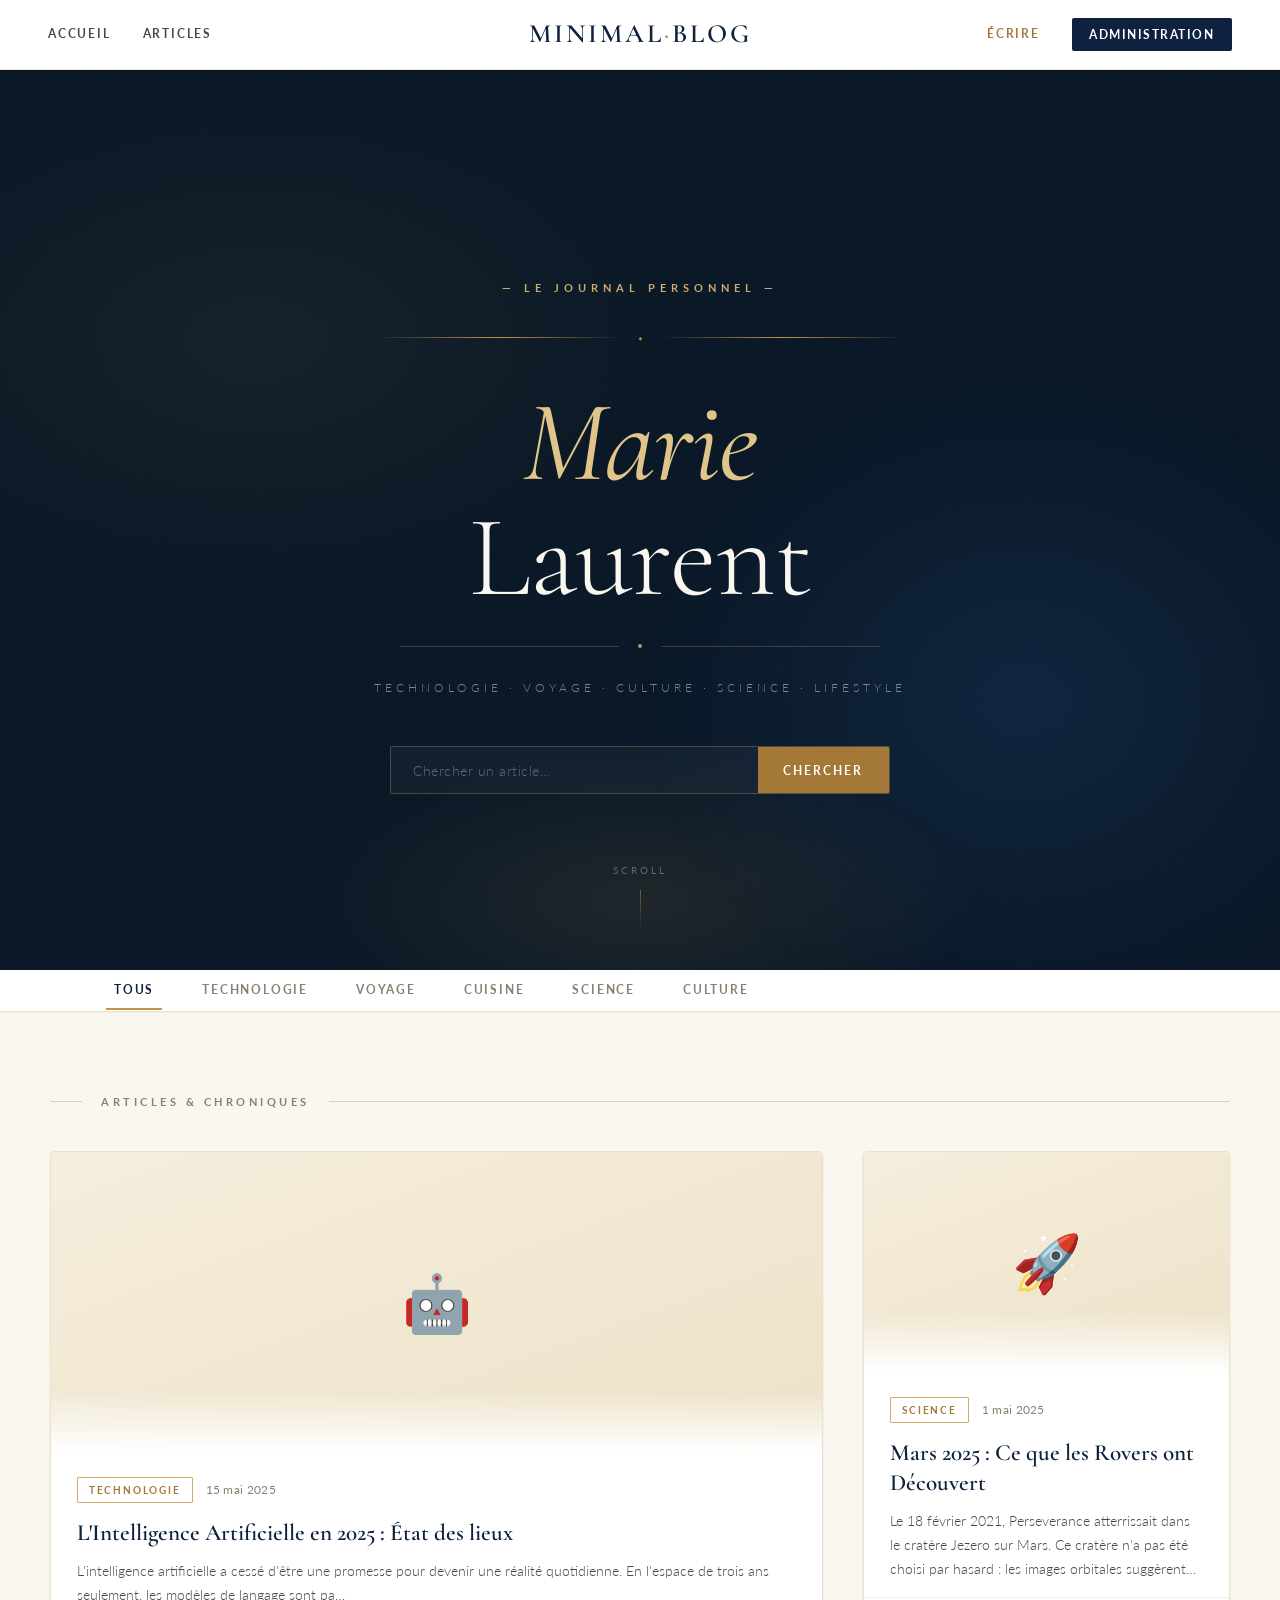
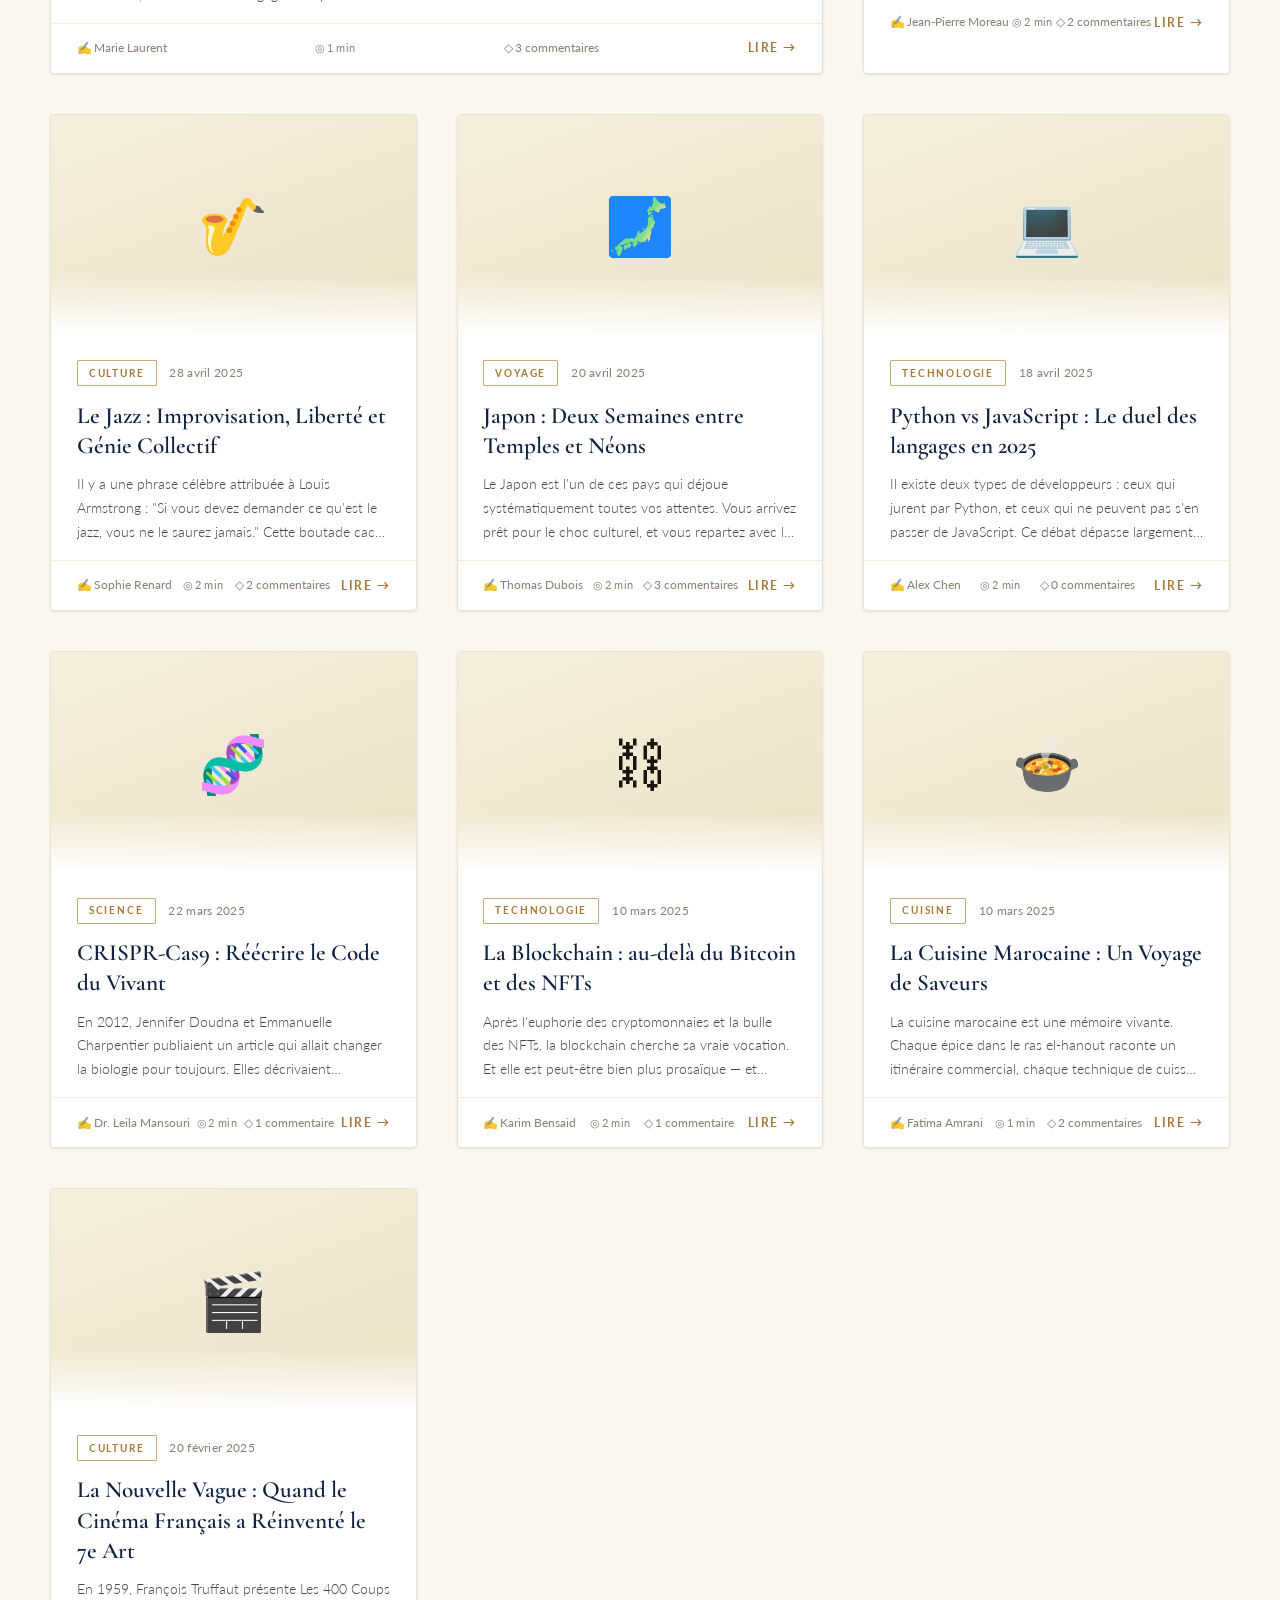
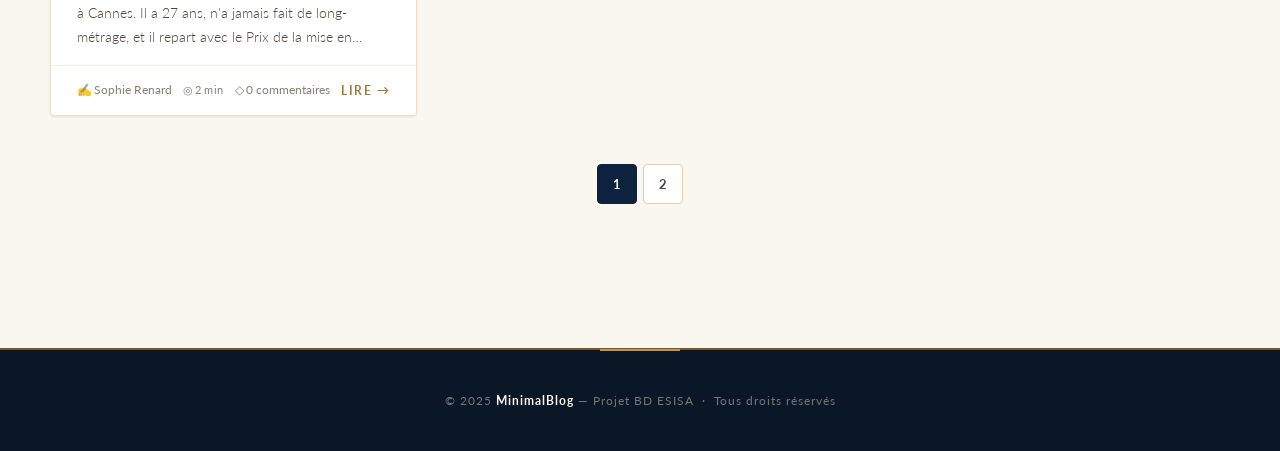
<file: index.html>
<!DOCTYPE html>
<html lang="fr">
<head>
  <meta charset="UTF-8">
  <meta name="viewport" content="width=device-width, initial-scale=1.0">
  <title>MinimalBlog — Le Journal de Marie Laurent</title>
  <link rel="stylesheet" href="css/style.css">
</head>
<body>

<!-- BARRE DE PROGRESSION SCROLL -->
<div id="scrollProgress"></div>

<!-- ============================================================
     HEADER — masthead magazine
     ============================================================ -->
<header>
  <nav class="nav-left">
    <a href="index.html">Accueil</a>
    <a href="index.html">Articles</a>
  </nav>

  <a href="index.html" class="logo">Minimal<span>·</span>Blog</a>

  <nav class="nav-right">
    <a href="soumettre.html" style="color:var(--gold-600);font-weight:700">Écrire</a>
    <a href="admin/login.html" class="btn-admin">Administration</a>
  </nav>
</header>

<!-- ============================================================
     HERO — pleine hauteur éditorial
     ============================================================ -->
<section class="hero" id="hero">
  <div class="hero-bg-layer" id="heroBg"></div>

  <div class="hero-content">
    <p class="hero-eyebrow">— Le Journal Personnel —</p>

    <div class="hero-rule-top">
      <span></span>
      <span class="ornament">◆</span>
      <span></span>
    </div>

    <h1 class="hero-title">
      <em>Marie</em><br>Laurent
    </h1>

    <div class="hero-subtitle-rule">
      <span></span>
      <span class="dot"></span>
      <span></span>
    </div>

    <p class="hero-tagline">Technologie · Voyage · Culture · Science · Lifestyle</p>

    <div class="search-bar">
      <input type="text" id="searchInput" placeholder="Chercher un article…">
      <button onclick="rechercherArticles()">Chercher</button>
    </div>
  </div>

  <div class="hero-scroll">
    <span>Scroll</span>
    <div class="hero-scroll-line"></div>
  </div>
</section>

<!-- ============================================================
     BANDE CATÉGORIES — sticky
     ============================================================ -->
<div class="categories-strip">
  <div class="categories-filter" id="categoriesFilter">
    <button class="cat-btn active" onclick="filtrerCategorie(null, this)">Tous</button>
  </div>
</div>

<!-- ============================================================
     GRILLE ARTICLES
     ============================================================ -->
<div class="articles-section container">

  <div class="section-label reveal">
    <span>Articles &amp; Chroniques</span>
  </div>

  <div id="articlesGrid" class="articles-grid">
    <div class="empty-state" style="grid-column:1/-1">
      <p style="font-size:2rem;margin-bottom:.5rem">⏳</p>
      Chargement des articles…
    </div>
  </div>

  <div class="pagination" id="pagination"></div>
</div>

<!-- ============================================================
     FOOTER
     ============================================================ -->
<footer>
  <p>&copy; 2025 <strong>MinimalBlog</strong> — Projet BD ESISA &nbsp;·&nbsp; Tous droits réservés</p>
</footer>

<!-- ============================================================
     SCRIPTS
     ============================================================ -->
<script src="js/db.js"></script>
<script>
  /* ---- État ---- */
  let pageActuelle    = 1;
  const ARTICLES_PAGE = 9;
  let categorieActive = null;
  let rechercheActive = '';

  /* ---- Init ---- */
  DB.init();
  chargerCategories();
  afficherArticles();
  initScrollEffects();

  /* ================================================================
     DONNÉES
     ================================================================ */
  function chargerCategories() {
    const cats   = DB.getCategories();
    const filter = document.getElementById('categoriesFilter');
    cats.forEach(cat => {
      const btn = document.createElement('button');
      btn.className   = 'cat-btn';
      btn.textContent = cat.nom;
      btn.onclick     = function() { filtrerCategorie(cat.id, this); };
      filter.appendChild(btn);
    });
  }

  function filtrerCategorie(id, btn) {
    categorieActive = id;
    pageActuelle    = 1;
    document.querySelectorAll('.cat-btn').forEach(b => b.classList.remove('active'));
    btn.classList.add('active');
    afficherArticles();
  }

  function rechercherArticles() {
    rechercheActive = document.getElementById('searchInput').value.trim();
    pageActuelle    = 1;
    afficherArticles();
  }

  document.getElementById('searchInput').addEventListener('keyup', function(e) {
    if (e.key === 'Enter') rechercherArticles();
    if (!this.value)       { rechercheActive = ''; afficherArticles(); }
  });

  function afficherArticles() {
    const articles    = DB.getArticles('publie', categorieActive, rechercheActive || null);
    const total       = articles.length;
    const totalPages  = Math.ceil(total / ARTICLES_PAGE);
    const debut       = (pageActuelle - 1) * ARTICLES_PAGE;
    const page        = articles.slice(debut, debut + ARTICLES_PAGE);
    const grid        = document.getElementById('articlesGrid');

    if (!page.length) {
      grid.innerHTML = `<div class="empty-state" style="grid-column:1/-1">
        <p style="font-size:2rem;margin-bottom:.5rem">📭</p>
        Aucun article trouvé.
      </div>`;
      document.getElementById('pagination').innerHTML = '';
      return;
    }

    grid.innerHTML = page.map((art, idx) => {
      const cat      = DB.getCategorieById(art.categorie_id);
      const coms     = DB.getCommentaires(art.id, true);
      const extrait  = art.contenu.replace(/\n/g, ' ').substring(0, 160) + '…';
      const minutes  = Math.max(1, Math.round(art.contenu.split(/\s+/).length / 220));
      return `
        <article class="card" onclick="window.location='article.html?id=${art.id}'"
                 style="transition-delay:${(idx % 3) * 0.1}s">
          <div class="card-img">
            ${art.image_principale
              ? `<img src="${escapeHtml(art.image_principale)}" alt="${escapeHtml(art.titre)}" loading="lazy"
                     onerror="this.parentElement.innerHTML='<span style=font-size:3.5rem>${art.emoji || '📝'}</span>'">`
              : `<span style="font-size:3.5rem">${art.emoji || '📝'}</span>`}
          </div>
          <div class="card-body">
            <div class="card-meta">
              <span class="badge">${cat ? escapeHtml(cat.nom) : 'Divers'}</span>
              <span class="card-date">${formatDate(art.date_publication)}</span>
            </div>
            <h2>${escapeHtml(art.titre)}</h2>
            <p>${escapeHtml(extrait)}</p>
          </div>
          <div class="card-footer">
            <span>✍&thinsp;${escapeHtml(art.auteur)}</span>
            <span class="card-read-time">◎&thinsp;${minutes} min</span>
            <span>◇&thinsp;${coms.length} commentaire${coms.length !== 1 ? 's' : ''}</span>
            <span class="read-more">Lire →</span>
          </div>
        </article>`;
    }).join('');

    afficherPagination(totalPages);
    initCardEffects();    // 3D tilt + scroll reveal
    initRevealElements(); // autres éléments .reveal
  }

  function afficherPagination(totalPages) {
    const div = document.getElementById('pagination');
    if (totalPages <= 1) { div.innerHTML = ''; return; }
    div.innerHTML = Array.from({ length: totalPages }, (_, i) => i + 1)
      .map(i => `<button class="page-btn${i === pageActuelle ? ' active' : ''}"
                   onclick="changerPage(${i})">${i}</button>`)
      .join('');
  }

  function changerPage(n) {
    pageActuelle = n;
    afficherArticles();
    window.scrollTo({ top: document.querySelector('.categories-strip').offsetTop - 70, behavior: 'smooth' });
  }

  /* ================================================================
     ANIMATIONS & EFFETS
     ================================================================ */
  function initScrollEffects() {
    /* -- Barre de progression -- */
    window.addEventListener('scroll', () => {
      const pct = window.scrollY / (document.documentElement.scrollHeight - window.innerHeight);
      document.getElementById('scrollProgress').style.width = (pct * 100) + '%';
    }, { passive: true });

    /* -- Parallaxe hero -- */
    window.addEventListener('scroll', () => {
      const y = window.scrollY;
      const bg = document.getElementById('heroBg');
      if (bg && y < window.innerHeight * 1.2) {
        bg.style.transform = `translateY(${y * 0.35}px)`;
      }
    }, { passive: true });
  }

  /* -- Scroll-reveal + 3D tilt sur les cartes -- */
  function initCardEffects() {
    const cards = document.querySelectorAll('.card');

    /* IntersectionObserver pour le reveal */
    const io = new IntersectionObserver((entries) => {
      entries.forEach(entry => {
        if (entry.isIntersecting) {
          entry.target.classList.add('card-visible');
          io.unobserve(entry.target);
        }
      });
    }, { threshold: 0.08, rootMargin: '0px 0px -40px 0px' });

    cards.forEach(card => {
      io.observe(card);

      /* 3D tilt au mouvement de souris */
      card.addEventListener('mousemove', function(e) {
        const r  = this.getBoundingClientRect();
        const x  = ((e.clientX - r.left) / r.width  - .5) * 14;
        const y  = ((e.clientY - r.top)  / r.height - .5) * -14;
        this.style.transition = 'box-shadow .3s, border-color .3s';
        this.style.transform  = `perspective(900px) rotateX(${y}deg) rotateY(${x}deg) translateY(-6px)`;
      });
      card.addEventListener('mouseleave', function() {
        this.style.transition = 'opacity .85s cubic-bezier(.22,1,.36,1), transform .85s cubic-bezier(.22,1,.36,1), box-shadow .3s, border-color .3s';
        this.style.transform  = '';
      });
    });
  }

  /* -- Reveal générique pour .reveal -- */
  function initRevealElements() {
    const io2 = new IntersectionObserver((entries) => {
      entries.forEach(entry => {
        if (entry.isIntersecting) {
          entry.target.classList.add('revealed');
          io2.unobserve(entry.target);
        }
      });
    }, { threshold: 0.1 });
    document.querySelectorAll('.reveal:not(.revealed)').forEach(el => io2.observe(el));
  }

  /* Appel initial pour les éléments statiques */
  initRevealElements();
</script>
</body>
</html>
</file>
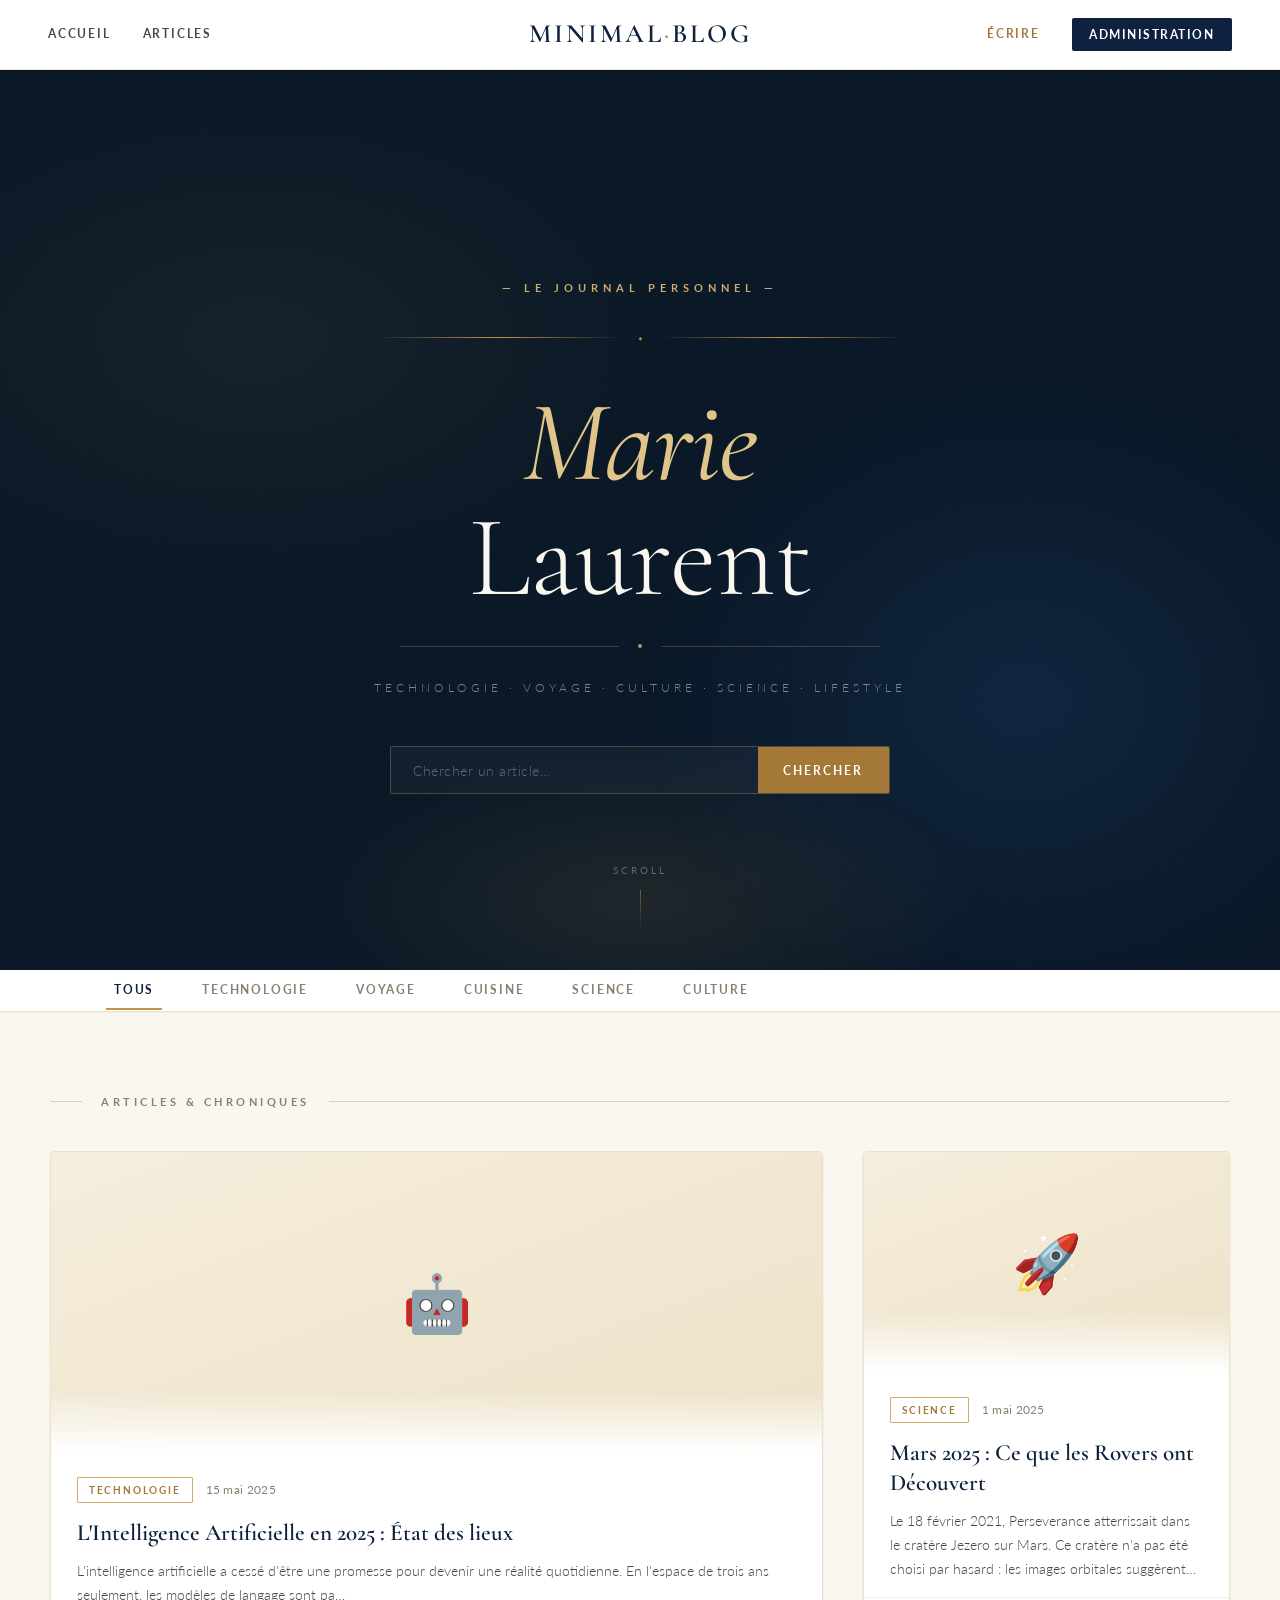
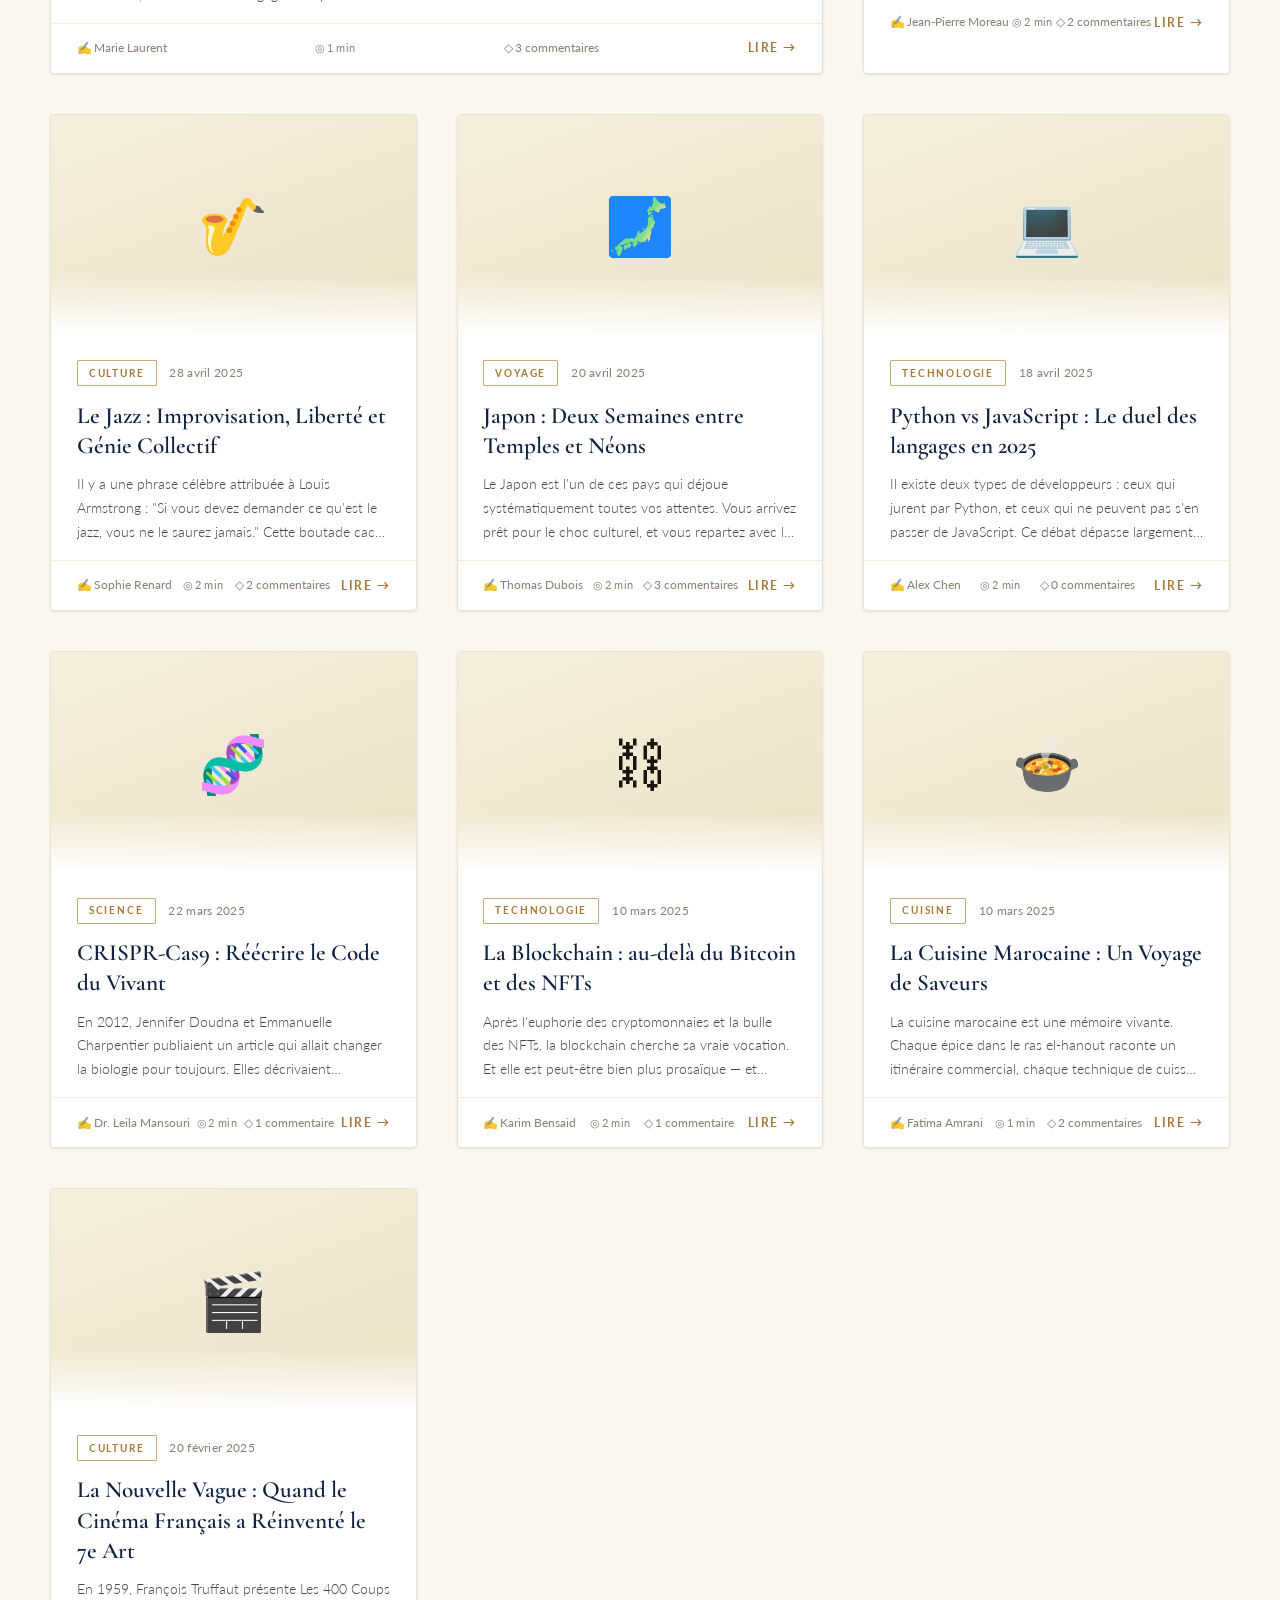
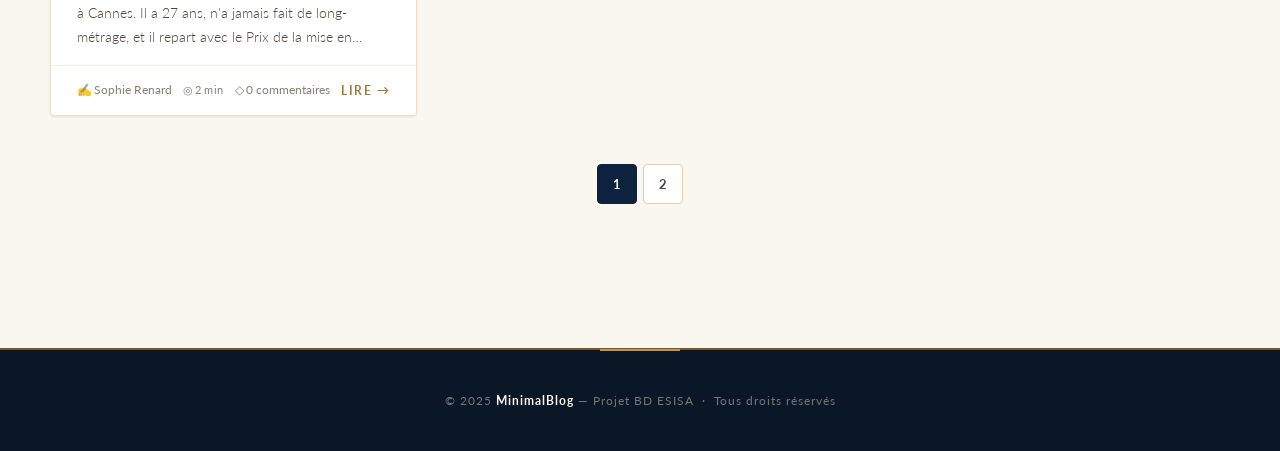
<file: article.html>
<!DOCTYPE html>
<html lang="fr">
<head>
  <meta charset="UTF-8">
  <meta name="viewport" content="width=device-width, initial-scale=1.0">
  <title>MinimalBlog — Article</title>
  <link rel="stylesheet" href="css/style.css">
  <style>
    /* ═══ HERO ARTICLE ═══ */
    .article-hero {
      background:var(--navy-900);
      padding:8rem 2rem 5rem;
      text-align:center; position:relative; overflow:hidden;
    }

    /* Fond flouté = image de l'article */
    .article-hero-bg {
      position:absolute; inset:0; z-index:0;
      background-size:cover; background-position:center;
      filter:blur(28px) brightness(0.17) saturate(0.5);
      transform:scale(1.12);
    }

    /* Vignette dorée basse */
    .article-hero::after {
      content:''; position:absolute; bottom:0; left:0; right:0; height:180px; z-index:1;
      background:linear-gradient(to top, var(--navy-900) 0%, transparent 100%);
    }

    .article-hero-inner {
      position:relative; z-index:2; max-width:760px; margin:0 auto;
    }
    .article-hero-eyebrow {
      font-family:'Lato', sans-serif; font-size:.68rem; font-weight:700;
      letter-spacing:3.5px; text-transform:uppercase;
      color:var(--gold-400); margin-bottom:1.2rem;
      display:flex; align-items:center; justify-content:center; gap:.8rem;
    }
    .article-hero-eyebrow span { width:30px; height:1px; background:var(--gold-600); }

    .article-hero h1 {
      font-family:'Cormorant Garamond', serif;
      font-size:clamp(2.4rem, 5.5vw, 4rem);
      font-weight:300; line-height:1.15;
      color:var(--cream); margin-bottom:1.8rem;
      text-shadow:0 2px 30px rgba(0,0,0,.4);
    }
    .article-hero h1 em { font-style:italic; color:var(--gold-300); }

    .article-hero-meta {
      display:flex; gap:2rem; justify-content:center; flex-wrap:wrap;
      font-size:.75rem; color:rgba(245,238,221,.5);
      font-family:'Lato', sans-serif; letter-spacing:.5px;
    }
    .article-hero-meta span { display:flex; align-items:center; gap:.4rem; }
    .article-hero-meta .badge { border-color:rgba(192,148,80,.5); color:var(--gold-300); }

    /* ═══ WRAPPER ═══ */
    .article-wrapper { max-width:760px; margin:3.5rem auto 0; padding:0 2rem; }

    /* ═══ IMAGE PLEINE LARGEUR (couverture) ═══ */
    .article-image-full {
      width:100%; height:460px; overflow:hidden;
      margin:0; display:block; background:var(--beige-50); position:relative;
    }
    .article-image-full img {
      width:100%; height:100%; object-fit:cover;
      transition:transform 1s cubic-bezier(.22,1,.36,1);
    }
    .article-image-full:hover img { transform:scale(1.04); }
    .article-image-full .emoji-placeholder {
      width:100%; height:100%; display:flex; align-items:center; justify-content:center;
      font-size:6rem; background:linear-gradient(160deg, var(--beige-50), var(--beige-100));
    }

    /* ═══ CORPS ARTICLE ═══ */
    .article-body {
      padding:3.5rem 0 2rem;
      font-family:'EB Garamond', Georgia, serif;
      font-size:1.2rem; line-height:2.05; color:var(--ink-600);
    }
    .article-body p { margin-bottom:1.6rem; }
    .article-body p:first-child::first-letter {
      font-family:'Cormorant Garamond', serif;
      font-size:5rem; font-weight:600;
      float:left; line-height:.75; margin:.08em .12em 0 0;
      color:var(--navy-700);
    }

    /* ═══ FIGURES INLINE ═══ */
    .article-figure {
      margin:3rem -2.5rem;
      overflow:hidden; position:relative;
    }
    .article-figure img {
      width:100%; height:420px; object-fit:cover; display:block;
      transition:transform 1s cubic-bezier(.22,1,.36,1);
      opacity:0; transform:scale(1.04);
      transition:opacity .8s ease, transform 1s cubic-bezier(.22,1,.36,1);
    }
    .article-figure.revealed img { opacity:1; transform:scale(1); }
    .article-figure:hover img { transform:scale(1.03); }
    .article-figure figcaption {
      text-align:center; font-size:.78rem; color:var(--ink-400);
      font-family:'Lato', sans-serif; font-style:italic;
      padding:.6rem 2rem .2rem; letter-spacing:.3px; line-height:1.5;
    }
    @media (max-width:860px) { .article-figure { margin:2.5rem -1.5rem; } }
    @media (max-width:640px) { .article-figure { margin:2rem -1.2rem; }
      .article-figure img { height:240px; } }

    /* ═══ ARTICLES SIMILAIRES ═══ */
    .similaires-section { margin:3rem 0 1rem; }
    .similaires-titre {
      font-family:'Cormorant Garamond', serif;
      font-size:1.9rem; font-weight:400; color:var(--navy-800); margin-bottom:1.5rem;
    }
    .similaires-grid { display:grid; grid-template-columns:repeat(3,1fr); gap:1.5rem; }
    @media(max-width:640px) { .similaires-grid { grid-template-columns:1fr; } }
    .similaire-card {
      cursor:pointer; overflow:hidden; border:1px solid var(--beige-100);
      border-radius:var(--radius); transition:all var(--transition);
      background:var(--white);
    }
    .similaire-card:hover { box-shadow:var(--shadow-md); transform:translateY(-4px); border-color:var(--beige-200); }
    .similaire-img { height:140px; overflow:hidden; background:var(--beige-50); display:flex; align-items:center; justify-content:center; font-size:2.2rem; }
    .similaire-img img { width:100%; height:100%; object-fit:cover; transition:transform .5s cubic-bezier(.22,1,.36,1); }
    .similaire-card:hover .similaire-img img { transform:scale(1.07); }
    .similaire-body { padding:1rem 1.1rem 1.2rem; }
    .similaire-body h4 { font-family:'Cormorant Garamond',serif; font-size:1.05rem; font-weight:500; color:var(--navy-800); margin-bottom:.4rem; line-height:1.35; }
    .similaire-body p { font-size:.8rem; color:var(--ink-400); line-height:1.55; display:-webkit-box; -webkit-line-clamp:2; line-clamp:2; -webkit-box-orient:vertical; overflow:hidden; }

    /* ═══ SÉPARATEUR ═══ */
    .article-divider {
      display:flex; align-items:center; gap:1rem;
      margin:2.5rem 0; color:var(--gold-500);
    }
    .article-divider span { flex:1; height:1px; background:var(--beige-200); }
    .article-divider em { font-size:1rem; }

    /* ═══ BACK LINK ═══ */
    .back-link {
      display:inline-flex; align-items:center; gap:.5rem;
      font-size:.72rem; font-weight:700; letter-spacing:1.5px;
      text-transform:uppercase; color:var(--gold-500);
      margin:3rem 0 1rem; transition:gap .25s, color .25s;
    }
    .back-link:hover { gap:.9rem; color:var(--gold-600); }
  </style>
</head>
<body>

<!-- SCROLL PROGRESS -->
<div id="scrollProgress"></div>

<!-- HEADER -->
<header>
  <nav class="nav-left">
    <a href="index.html">← Accueil</a>
  </nav>
  <a href="index.html" class="logo">Minimal<span>·</span>Blog</a>
  <nav class="nav-right">
    <a href="admin/login.html" class="btn-admin">Admin</a>
  </nav>
</header>

<!-- HERO ARTICLE (rempli par JS) -->
<div id="articleHero" class="article-hero" style="display:none">
  <div id="articleHeroBg" class="article-hero-bg" style="display:none"></div>
  <div class="article-hero-inner" id="articleHeroInner"></div>
</div>

<!-- IMAGE PLEINE LARGEUR -->
<div id="articleImageFull" class="article-image-full" style="display:none"></div>

<!-- CONTENU ARTICLE -->
<div class="article-wrapper">
  <div id="articleContent">
    <div class="empty-state">⏳ Chargement…</div>
  </div>

  <!-- ARTICLES SIMILAIRES -->
  <div id="articlesSimilaires"></div>

  <!-- COMMENTAIRES -->
  <div class="comments-section" id="commentsSection" style="display:none">

    <div class="article-divider">
      <span></span><em>◆</em><span></span>
    </div>

    <h3>Commentaires</h3>

    <div class="comment-form">
      <h4>Laisser un commentaire</h4>
      <div id="successMsg" class="success-msg">
        ✅ Votre commentaire a été soumis — il apparaîtra après modération. Merci !
      </div>
      <div id="errorMsg" class="error-msg"></div>

      <div class="form-row">
        <div class="form-group">
          <label>Pseudo *</label>
          <input type="text" id="pseudo" placeholder="Votre pseudo" maxlength="80">
        </div>
        <div class="form-group">
          <label>Email (optionnel)</label>
          <input type="email" id="email" placeholder="votre@email.com">
        </div>
      </div>

      <div class="form-group">
        <label>Commentaire *</label>
        <textarea id="contenu" placeholder="Partagez votre point de vue…" rows="4"></textarea>
      </div>

      <button class="btn btn-accent" id="submitBtn" onclick="soumettreCommentaire()">
        Publier le commentaire
      </button>
    </div>

    <div id="commentsList"></div>
  </div>

  <a href="index.html" class="back-link">← Retour aux articles</a>
</div>

<!-- FOOTER -->
<footer>
  <p>&copy; 2025 <strong>MinimalBlog</strong> — Projet BD ESISA</p>
</footer>

<!-- SCRIPTS -->
<script src="js/db.js"></script>
<script>
  /* ---- Init ---- */
  DB.init();

  /* ---- Récupérer l'ID ---- */
  const params    = new URLSearchParams(location.search);
  const articleId = params.get('id');
  if (!articleId) location.href = 'index.html';

  /* ---- Scroll progress ---- */
  window.addEventListener('scroll', () => {
    const pct = window.scrollY / (document.documentElement.scrollHeight - window.innerHeight);
    document.getElementById('scrollProgress').style.width = (pct * 100) + '%';
  }, { passive:true });

  /* ---- Charger l'article ---- */
  const article = DB.getArticleById(articleId);

  if (!article || article.statut !== 'publie') {
    document.getElementById('articleContent').innerHTML = `
      <div class="empty-state" style="padding:5rem 0">
        <p style="font-size:3rem;margin-bottom:1rem">📭</p>
        <p style="margin-bottom:1.5rem">Article introuvable ou non publié.</p>
        <a href="index.html" class="btn btn-primary">← Retour à l'accueil</a>
      </div>`;
  } else {
    document.title = `MinimalBlog — ${article.titre}`;

    const cat  = DB.getCategorieById(article.categorie_id);
    const coms = DB.getCommentaires(article.id, true);

    /* -- Temps de lecture -- */
    const mots = article.contenu.split(/\s+/).length;
    const minutes = Math.max(1, Math.round(mots / 220));

    /* -- Hero avec fond flouté -- */
    const heroEl = document.getElementById('articleHero');
    heroEl.style.display = 'block';

    if (article.image_principale) {
      const bgEl = document.getElementById('articleHeroBg');
      bgEl.style.backgroundImage = `url(${article.image_principale})`;
      bgEl.style.display = 'block';
    }

    document.getElementById('articleHeroInner').innerHTML = `
      <div class="article-hero-eyebrow">
        <span></span>
        ${cat ? escapeHtml(cat.nom) : 'Divers'}
        <span></span>
      </div>
      <h1>${escapeHtml(article.titre)}</h1>
      <div class="article-hero-meta">
        <span>✍&thinsp;${escapeHtml(article.auteur)}</span>
        <span>◈&thinsp;${formatDate(article.date_publication)}</span>
        <span>◎&thinsp;${minutes} min de lecture</span>
        <span>◇&thinsp;${coms.length} commentaire${coms.length !== 1 ? 's' : ''}</span>
      </div>`;

    /* -- Image couverture pleine largeur -- */
    const imgEl = document.getElementById('articleImageFull');
    imgEl.style.display = 'block';
    if (article.image_principale) {
      imgEl.innerHTML = `<img src="${escapeHtml(article.image_principale)}"
                              alt="${escapeHtml(article.titre)}"
                              loading="eager"
                              onerror="this.parentElement.innerHTML='<div class=emoji-placeholder>${article.emoji || '📝'}</div>'">`;
    } else {
      imgEl.innerHTML = `<div class="emoji-placeholder">${article.emoji || '📝'}</div>`;
    }

    /* -- Corps avec photos inline -- */
    const paras  = article.contenu.split('\n').filter(p => p.trim());
    const imgMap = {};
    (article.images || []).forEach(img => { imgMap[img.apres_para] = img; });

    let bodyHtml = '';
    paras.forEach((para, idx) => {
      bodyHtml += `<p>${escapeHtml(para)}</p>`;
      if (imgMap[idx]) {
        const fig = imgMap[idx];
        bodyHtml += `
          <figure class="article-figure reveal-figure">
            <img src="${escapeHtml(fig.url)}"
                 alt="${escapeHtml(fig.caption || '')}"
                 loading="lazy"
                 onerror="this.closest('.article-figure').style.display='none'">
            ${fig.caption ? `<figcaption>${escapeHtml(fig.caption)}</figcaption>` : ''}
          </figure>`;
      }
    });

    document.getElementById('articleContent').innerHTML =
      `<div class="article-body">${bodyHtml}</div>`;

    /* -- Reveal des figures au scroll -- */
    const ioFig = new IntersectionObserver((entries) => {
      entries.forEach(e => {
        if (e.isIntersecting) { e.target.classList.add('revealed'); ioFig.unobserve(e.target); }
      });
    }, { threshold: 0.1, rootMargin: '0px 0px -60px 0px' });
    document.querySelectorAll('.reveal-figure').forEach(el => ioFig.observe(el));

    /* -- Articles similaires -- */
    afficherSimilaires(article);

    /* -- Commentaires -- */
    document.getElementById('commentsSection').style.display = 'block';
    afficherCommentaires();
  }

  /* ---- Articles similaires ---- */
  function afficherSimilaires(article) {
    const similaires = DB.getArticles('publie', article.categorie_id)
      .filter(a => a.id !== article.id)
      .slice(0, 3);
    if (!similaires.length) return;

    document.getElementById('articlesSimilaires').innerHTML = `
      <div class="similaires-section">
        <div class="article-divider"><span></span><em>◆</em><span></span></div>
        <h3 class="similaires-titre">Dans la même catégorie</h3>
        <div class="similaires-grid">
          ${similaires.map(art => {
            const premierPara = art.contenu.split('\n').filter(p => p.trim())[0] || '';
            const extrait = premierPara.substring(0, 110) + '…';
            return `
            <div class="similaire-card" onclick="window.location='article.html?id=${art.id}'">
              <div class="similaire-img">
                ${art.image_principale
                  ? `<img src="${escapeHtml(art.image_principale)}" alt="${escapeHtml(art.titre)}" loading="lazy"
                         onerror="this.parentElement.innerHTML='<span>${art.emoji||'📝'}</span>'">`
                  : `<span>${art.emoji || '📝'}</span>`}
              </div>
              <div class="similaire-body">
                <h4>${escapeHtml(art.titre)}</h4>
                <p>${escapeHtml(extrait)}</p>
              </div>
            </div>`;
          }).join('')}
        </div>
      </div>`;
  }

  /* ---- Commentaires ---- */
  function afficherCommentaires() {
    const coms = DB.getCommentaires(articleId, true);
    const div  = document.getElementById('commentsList');

    if (!coms.length) {
      div.innerHTML = '<p style="color:var(--ink-400);font-size:.92rem;margin-top:.5rem">Aucun commentaire pour le moment. Soyez le premier !</p>';
      return;
    }
    div.innerHTML = coms.map(c => `
      <div class="comment-item">
        <span class="comment-author">◆ ${escapeHtml(c.pseudo)}</span>
        <span class="comment-date">${formatDate(c.date_commentaire)}</span>
        <div class="comment-text">${escapeHtml(c.contenu)}</div>
      </div>`).join('');
  }

  /* ---- Soumettre un commentaire ---- */
  function soumettreCommentaire() {
    const pseudo  = document.getElementById('pseudo').value.trim();
    const email   = document.getElementById('email').value.trim();
    const contenu = document.getElementById('contenu').value.trim();
    const errEl   = document.getElementById('errorMsg');
    const sucEl   = document.getElementById('successMsg');

    errEl.style.display = 'none';

    if (!pseudo)  { errEl.textContent = '⚠ Le pseudo est obligatoire.';  errEl.style.display = 'block'; return; }
    if (!contenu) { errEl.textContent = '⚠ Le commentaire est vide.';    errEl.style.display = 'block'; return; }

    const btn = document.getElementById('submitBtn');
    btn.disabled    = true;
    btn.textContent = '⏳ Envoi en cours…';

    DB.addCommentaire({ article_id: parseInt(articleId), pseudo, email, contenu });

    document.getElementById('pseudo').value  = '';
    document.getElementById('email').value   = '';
    document.getElementById('contenu').value = '';

    sucEl.style.display = 'block';
    setTimeout(() => sucEl.style.display = 'none', 6000);
    btn.disabled    = false;
    btn.textContent = 'Publier le commentaire';
  }
</script>
</body>
</html>
</file>
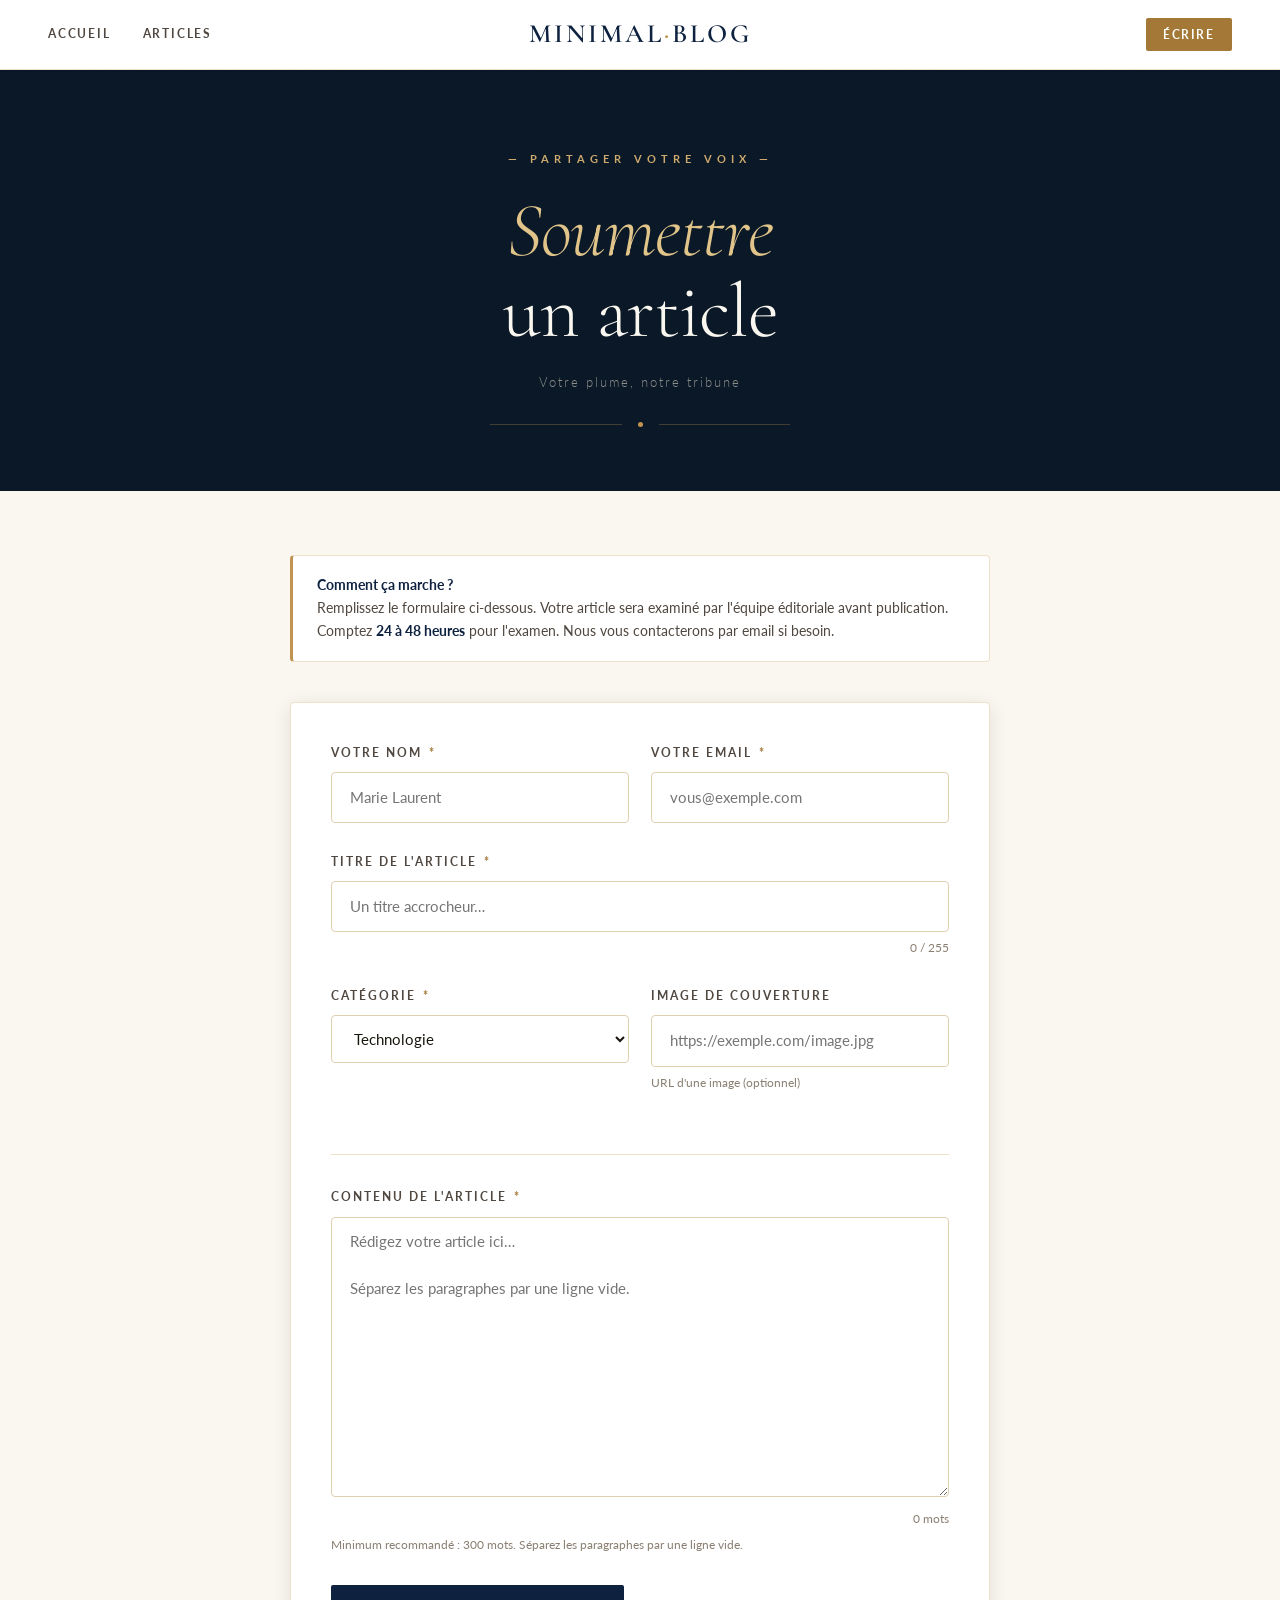
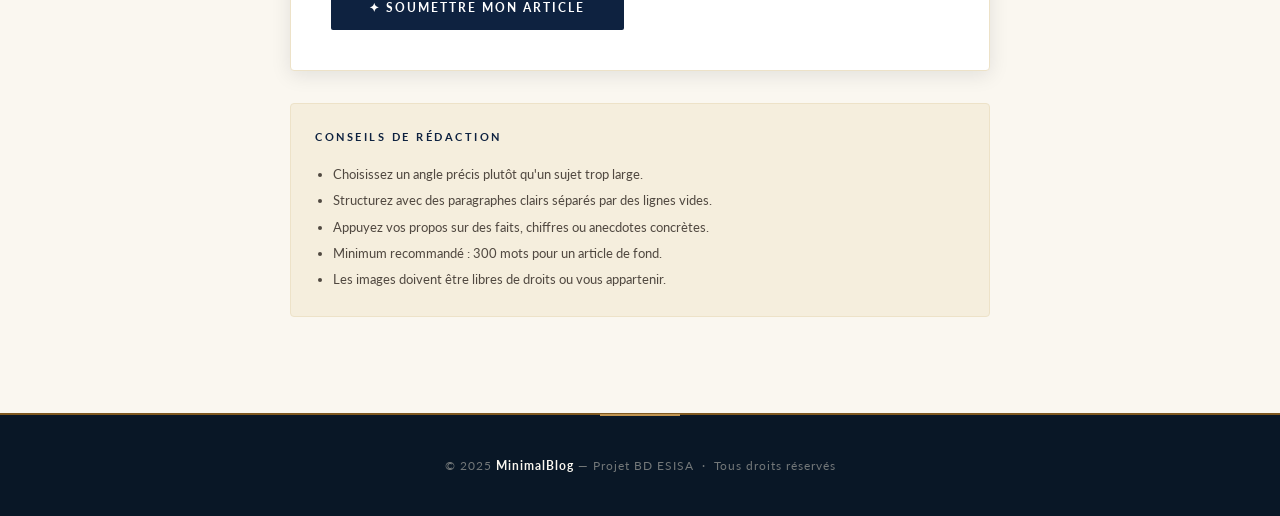
<file: soumettre.html>
<!DOCTYPE html>
<html lang="fr">
<head>
  <meta charset="UTF-8">
  <meta name="viewport" content="width=device-width, initial-scale=1.0">
  <title>Soumettre un Article — MinimalBlog</title>
  <link rel="stylesheet" href="css/style.css">
  <style>
    /* ── Page hero compact ── */
    .submit-hero {
      background: var(--navy-900);
      padding: 5rem 2rem 4rem;
      text-align: center;
      position: relative;
      overflow: hidden;
    }
    .submit-hero::before {
      content: '';
      position: absolute; inset: 0; pointer-events: none;
      background-image: url("data:image/svg+xml,%3Csvg viewBox='0 0 200 200' xmlns='http://www.w3.org/2000/svg'%3E%3Cfilter id='n'%3E%3CfeTurbulence type='fractalNoise' baseFrequency='0.9' numOctaves='4' stitchTiles='stitch'/%3E%3C/filter%3E%3Crect width='100%25' height='100%25' filter='url(%23n)' opacity='0.04'/%3E%3C/svg%3E");
      background-size: 200px; opacity: .35;
    }
    .submit-hero-eyebrow {
      font-family: 'Lato', sans-serif;
      font-size: .68rem; font-weight: 700;
      letter-spacing: 5px; text-transform: uppercase;
      color: var(--gold-400);
      margin-bottom: 1.4rem;
    }
    .submit-hero h1 {
      font-family: 'Cormorant Garamond', serif;
      font-size: clamp(2.6rem, 6vw, 4.8rem);
      font-weight: 300; color: var(--cream);
      letter-spacing: -1px; line-height: 1.05;
      position: relative; z-index: 1;
    }
    .submit-hero h1 em { font-style: italic; color: var(--gold-300); }
    .submit-hero-sub {
      font-family: 'Lato', sans-serif;
      font-size: .82rem; font-weight: 300;
      color: rgba(245,238,221,.55);
      letter-spacing: 2px;
      margin-top: 1.2rem;
      position: relative; z-index: 1;
    }
    .submit-hero-rule {
      display: flex; align-items: center; gap: 1rem;
      max-width: 300px; margin: 1.8rem auto 0;
      position: relative; z-index: 1;
    }
    .submit-hero-rule span { flex: 1; height: 1px; background: rgba(192,148,80,.3); }
    .submit-hero-rule i { width: 5px; height: 5px; background: var(--gold-500); border-radius: 50%; flex-shrink: 0; }

    /* ── Form wrapper ── */
    .submit-wrap {
      max-width: 780px; margin: 0 auto;
      padding: 4rem 2.5rem 6rem;
    }

    .submit-info {
      background: var(--white);
      border: 1px solid var(--beige-100);
      border-left: 3px solid var(--gold-500);
      border-radius: var(--radius);
      padding: 1.1rem 1.5rem;
      margin-bottom: 2.5rem;
      font-size: .85rem;
      color: var(--ink-600);
      line-height: 1.7;
    }
    .submit-info strong { color: var(--navy-800); }

    /* ── Form styles ── */
    .submit-form {
      background: var(--white);
      border: 1px solid var(--beige-100);
      border-radius: var(--radius);
      box-shadow: var(--shadow-md);
      padding: 2.5rem;
    }

    .sf-group {
      margin-bottom: 1.8rem;
    }
    .sf-group label {
      display: block;
      font-family: 'Lato', sans-serif;
      font-size: .72rem; font-weight: 700;
      letter-spacing: 2px; text-transform: uppercase;
      color: var(--ink-600);
      margin-bottom: .6rem;
    }
    .sf-group label .req { color: var(--gold-600); margin-left: 2px; }
    .sf-group input,
    .sf-group select,
    .sf-group textarea {
      width: 100%;
      padding: .8rem 1.1rem;
      border: 1px solid var(--beige-200);
      border-radius: var(--radius);
      font-family: 'Lato', sans-serif;
      font-size: .92rem;
      color: var(--ink);
      background: var(--white);
      outline: none;
      transition: border-color .25s, box-shadow .25s;
      line-height: 1.6;
    }
    .sf-group input:focus,
    .sf-group select:focus,
    .sf-group textarea:focus {
      border-color: var(--gold-400);
      box-shadow: 0 0 0 3px rgba(192,148,80,.12);
    }
    .sf-group textarea {
      resize: vertical;
      min-height: 280px;
    }
    .sf-group .sf-hint {
      font-size: .76rem;
      color: var(--ink-400);
      margin-top: .4rem;
    }

    .sf-row {
      display: grid;
      grid-template-columns: 1fr 1fr;
      gap: 1.4rem;
    }
    @media (max-width: 580px) { .sf-row { grid-template-columns: 1fr; } }

    .sf-divider {
      border: none;
      border-top: 1px solid var(--beige-100);
      margin: 2rem 0;
    }

    .char-counter {
      font-size: .72rem;
      color: var(--ink-400);
      text-align: right;
      margin-top: .35rem;
    }
    .char-counter.warn { color: #c0392b; }

    .submit-btn {
      display: inline-flex; align-items: center; gap: .7rem;
      background: var(--navy-800);
      color: var(--white);
      border: none;
      padding: .95rem 2.4rem;
      font-family: 'Lato', sans-serif;
      font-size: .78rem; font-weight: 700;
      letter-spacing: 2px; text-transform: uppercase;
      border-radius: 2px;
      cursor: pointer;
      transition: background var(--transition), box-shadow var(--transition);
    }
    .submit-btn:hover {
      background: var(--navy-600);
      box-shadow: var(--shadow-md);
    }

    /* ── Success panel ── */
    .success-panel {
      display: none;
      background: var(--white);
      border: 1px solid var(--beige-100);
      border-radius: var(--radius);
      box-shadow: var(--shadow-md);
      padding: 3.5rem 2.5rem;
      text-align: center;
    }
    .success-panel .success-icon {
      font-size: 3.2rem;
      margin-bottom: 1.2rem;
    }
    .success-panel h2 {
      font-family: 'Cormorant Garamond', serif;
      font-size: 2rem; font-weight: 400;
      color: var(--navy-800);
      margin-bottom: .7rem;
    }
    .success-panel p {
      color: var(--ink-600);
      font-size: .92rem;
      max-width: 460px; margin: 0 auto 2rem;
      line-height: 1.8;
    }
    .success-panel a {
      font-family: 'Lato', sans-serif;
      font-size: .75rem; font-weight: 700;
      letter-spacing: 2px; text-transform: uppercase;
      color: var(--gold-600);
      border-bottom: 1px solid var(--gold-300);
      padding-bottom: 2px;
      transition: color .2s;
    }
    .success-panel a:hover { color: var(--gold-500); }

    /* ── Guidelines aside ── */
    .submit-guidelines {
      background: var(--beige-50);
      border: 1px solid var(--beige-100);
      border-radius: var(--radius);
      padding: 1.5rem;
      margin-top: 2rem;
      font-size: .82rem;
      color: var(--ink-600);
    }
    .submit-guidelines h4 {
      font-family: 'Lato', sans-serif;
      font-size: .68rem; font-weight: 700;
      letter-spacing: 2.5px; text-transform: uppercase;
      color: var(--navy-800);
      margin-bottom: .9rem;
    }
    .submit-guidelines ul {
      padding-left: 1.1rem;
      line-height: 2;
    }
  </style>
</head>
<body>

<div id="scrollProgress"></div>

<header>
  <nav class="nav-left">
    <a href="index.html">Accueil</a>
    <a href="index.html">Articles</a>
  </nav>
  <a href="index.html" class="logo">Minimal<span>·</span>Blog</a>
  <nav class="nav-right">
    <a href="soumettre.html" class="btn-admin" style="background:var(--gold-600)!important">Écrire</a>
  </nav>
</header>

<!-- HERO -->
<div class="submit-hero">
  <p class="submit-hero-eyebrow">— Partager votre voix —</p>
  <h1><em>Soumettre</em><br>un article</h1>
  <p class="submit-hero-sub">Votre plume, notre tribune</p>
  <div class="submit-hero-rule">
    <span></span><i></i><span></span>
  </div>
</div>

<!-- FORM SECTION -->
<div class="submit-wrap">

  <div class="submit-info">
    <strong>Comment ça marche ?</strong><br>
    Remplissez le formulaire ci-dessous. Votre article sera examiné par l'équipe éditoriale avant publication.
    Comptez <strong>24 à 48 heures</strong> pour l'examen. Nous vous contacterons par email si besoin.
  </div>

  <!-- Formulaire -->
  <div class="submit-form" id="submitForm">
    <div class="sf-row">
      <div class="sf-group">
        <label>Votre nom <span class="req">*</span></label>
        <input type="text" id="sfNom" placeholder="Marie Laurent" maxlength="100">
      </div>
      <div class="sf-group">
        <label>Votre email <span class="req">*</span></label>
        <input type="email" id="sfEmail" placeholder="vous@exemple.com" maxlength="150">
      </div>
    </div>

    <div class="sf-group">
      <label>Titre de l'article <span class="req">*</span></label>
      <input type="text" id="sfTitre" placeholder="Un titre accrocheur…" maxlength="255"
             oninput="updateCounter(this,'sfTitreCount',255)">
      <div class="char-counter" id="sfTitreCount">0 / 255</div>
    </div>

    <div class="sf-row">
      <div class="sf-group">
        <label>Catégorie <span class="req">*</span></label>
        <select id="sfCategorie"></select>
      </div>
      <div class="sf-group">
        <label>Image de couverture</label>
        <input type="url" id="sfImage" placeholder="https://exemple.com/image.jpg">
        <p class="sf-hint">URL d'une image (optionnel)</p>
      </div>
    </div>

    <hr class="sf-divider">

    <div class="sf-group">
      <label>Contenu de l'article <span class="req">*</span></label>
      <textarea id="sfContenu"
        placeholder="Rédigez votre article ici…&#10;&#10;Séparez les paragraphes par une ligne vide."
        oninput="updateCounter(this,'sfContenuCount',0)"></textarea>
      <div class="char-counter" id="sfContenuCount">0 mots</div>
      <p class="sf-hint">Minimum recommandé : 300 mots. Séparez les paragraphes par une ligne vide.</p>
    </div>

    <button class="submit-btn" onclick="soumettreArticle()">
      ✦ Soumettre mon article
    </button>
  </div>

  <!-- Panneau succès -->
  <div class="success-panel" id="successPanel">
    <div class="success-icon">✦</div>
    <h2>Article soumis !</h2>
    <p>
      Merci pour votre contribution. Votre article <strong id="successTitre"></strong>
      est en attente de validation par l'équipe éditoriale.
      Vous recevrez une réponse dans les 48 heures.
    </p>
    <a href="index.html">← Retour aux articles</a>
    &emsp;
    <a href="soumettre.html" onclick="location.reload();return false;">Soumettre un autre article</a>
  </div>

  <!-- Conseils -->
  <div class="submit-guidelines" id="guideBlock">
    <h4>Conseils de rédaction</h4>
    <ul>
      <li>Choisissez un angle précis plutôt qu'un sujet trop large.</li>
      <li>Structurez avec des paragraphes clairs séparés par des lignes vides.</li>
      <li>Appuyez vos propos sur des faits, chiffres ou anecdotes concrètes.</li>
      <li>Minimum recommandé : 300 mots pour un article de fond.</li>
      <li>Les images doivent être libres de droits ou vous appartenir.</li>
    </ul>
  </div>

</div>

<footer>
  <p>&copy; 2025 <strong>MinimalBlog</strong> — Projet BD ESISA &nbsp;·&nbsp; Tous droits réservés</p>
</footer>

<script src="js/db.js"></script>
<script>
  DB.init();

  /* Remplir le select catégories */
  (function() {
    const cats = DB.getCategories();
    const sel = document.getElementById('sfCategorie');
    cats.forEach(c => {
      const opt = document.createElement('option');
      opt.value = c.id;
      opt.textContent = c.nom;
      sel.appendChild(opt);
    });
  })();

  /* Compteur de caractères / mots */
  function updateCounter(el, counterId, max) {
    const counter = document.getElementById(counterId);
    if (max > 0) {
      const len = el.value.length;
      counter.textContent = `${len} / ${max}`;
      counter.classList.toggle('warn', len > max * 0.9);
    } else {
      const words = el.value.trim() === '' ? 0 : el.value.trim().split(/\s+/).length;
      counter.textContent = `${words} mot${words !== 1 ? 's' : ''}`;
      counter.classList.toggle('warn', words < 300 && words > 0);
    }
  }

  /* Scroll progress */
  window.addEventListener('scroll', () => {
    const pct = window.scrollY / (document.documentElement.scrollHeight - window.innerHeight);
    document.getElementById('scrollProgress').style.width = (pct * 100) + '%';
  }, { passive: true });

  /* Détecter si on tourne sous XAMPP (PHP dispo) ou en fichier local */
  const API_BASE = (location.protocol === 'file:')
    ? null
    : location.origin + '/minimalblog/backend/api';

  /* Soumettre */
  async function soumettreArticle() {
    const nom     = document.getElementById('sfNom').value.trim();
    const email   = document.getElementById('sfEmail').value.trim();
    const titre   = document.getElementById('sfTitre').value.trim();
    const catId   = parseInt(document.getElementById('sfCategorie').value);
    const image   = document.getElementById('sfImage').value.trim();
    const contenu = document.getElementById('sfContenu').value.trim();

    if (!nom)    { flashError('sfNom',    'Votre nom est requis.'); return; }
    if (!email || !email.includes('@')) { flashError('sfEmail', 'Adresse email invalide.'); return; }
    if (!titre)  { flashError('sfTitre',  'Le titre est requis.'); return; }
    if (!contenu){ flashError('sfContenu','Le contenu est requis.'); return; }
    const wordCount = contenu.split(/\s+/).length;
    if (wordCount < 50) {
      flashError('sfContenu', "L'article est trop court (minimum 50 mots).");
      return;
    }

    const payload = {
      titre,
      auteur: nom,
      email: email,
      contenu,
      categorie_id: catId,
      statut: 'soumis',
      image_principale: image || ''
    };

    /* 1. Sauvegarder en localStorage (toujours) */
    DB.addArticle({ ...payload, auteur: nom, email_auteur: email });

    /* 2. Sauvegarder dans MySQL via l'API PHP (si XAMPP disponible) */
    if (API_BASE) {
      try {
        const btn = document.querySelector('.submit-btn');
        btn.disabled = true;
        btn.textContent = 'Envoi en cours…';

        const res = await fetch(`${API_BASE}/soumettre.php`, {
          method: 'POST',
          headers: { 'Content-Type': 'application/json' },
          body: JSON.stringify(payload)
        });
        const json = await res.json();

        if (!res.ok || !json.success) {
          console.warn('API MySQL:', json.error || 'erreur inconnue');
        }
      } catch (e) {
        /* API injoignable — l'article est quand même en localStorage */
        console.warn('Backend PHP non disponible, sauvegardé en localStorage uniquement.', e);
      } finally {
        const btn = document.querySelector('.submit-btn');
        if (btn) { btn.disabled = false; btn.textContent = '✦ Soumettre mon article'; }
      }
    }

    /* 3. Afficher le panneau de confirmation */
    document.getElementById('submitForm').style.display = 'none';
    document.getElementById('guideBlock').style.display = 'none';
    document.getElementById('successTitre').textContent = `"${titre}"`;
    document.getElementById('successPanel').style.display = 'block';
    window.scrollTo({ top: document.querySelector('.submit-wrap').offsetTop - 80, behavior: 'smooth' });
  }

  function flashError(fieldId, msg) {
    const el = document.getElementById(fieldId);
    el.style.borderColor = '#c0392b';
    el.style.boxShadow = '0 0 0 3px rgba(192,57,43,.12)';
    showNotification(msg, 'error');
    el.focus();
    el.addEventListener('input', function once() {
      el.style.borderColor = '';
      el.style.boxShadow = '';
      el.removeEventListener('input', once);
    });
  }
</script>
</body>
</html>
</file>
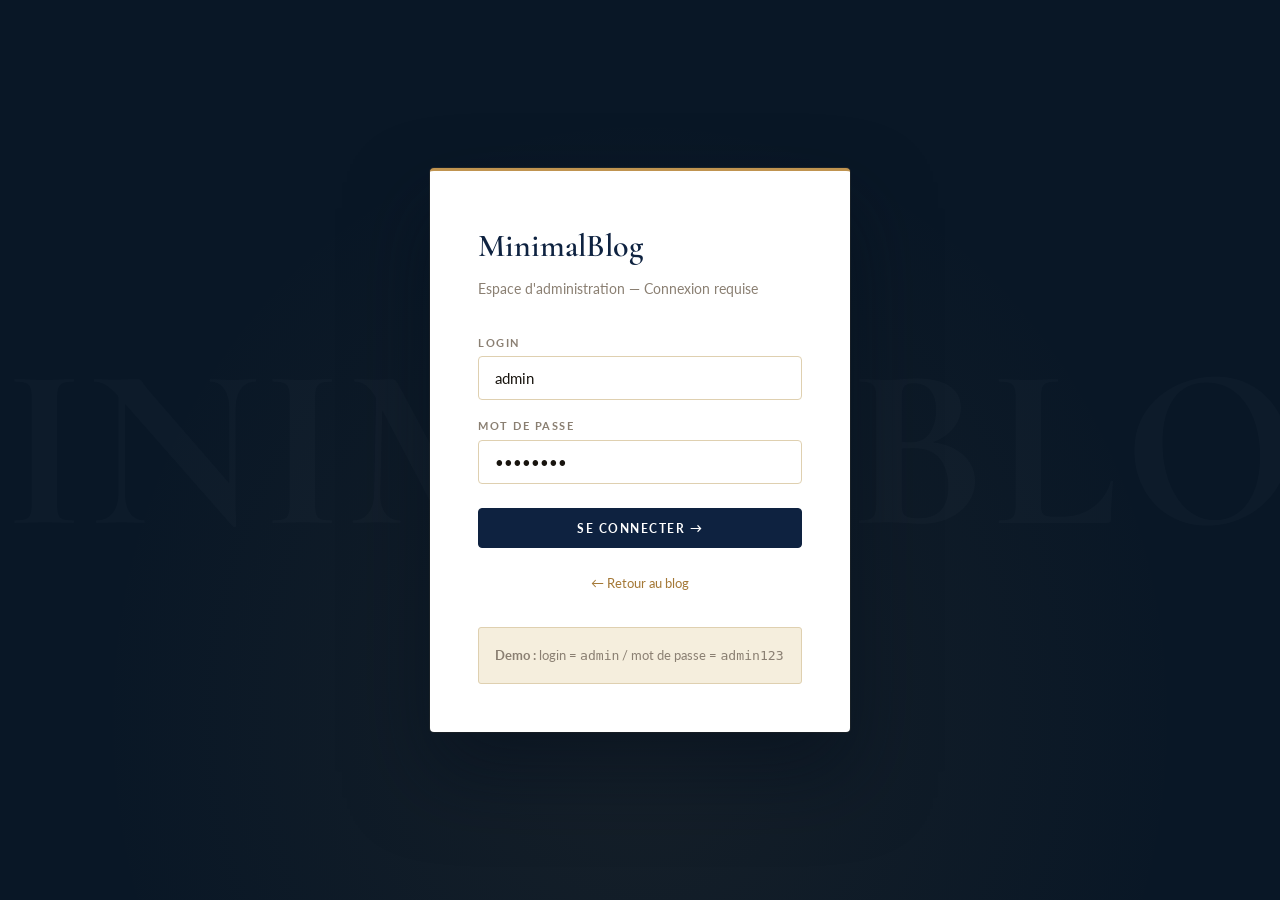
<file: admin/articles.html>
<!DOCTYPE html>
<html lang="fr">
<head>
  <meta charset="UTF-8">
  <meta name="viewport" content="width=device-width, initial-scale=1.0">
  <title>Admin — Articles</title>
  <link rel="stylesheet" href="../css/style.css">
</head>
<body>

<div class="admin-layout">
  <aside class="sidebar">
    <div class="sidebar-logo">Minimal<span>Blog</span></div>
    <ul class="sidebar-nav">
      <li><a href="dashboard.html"><span class="icon">📊</span> Tableau de bord</a></li>
      <li><a href="articles.html" class="active"><span class="icon">📝</span> Articles <span id="badgeSoumis" style="display:none;background:#e67e22;color:#fff;border-radius:10px;padding:1px 7px;font-size:.68rem;font-weight:700;margin-left:6px;align-items:center;justify-content:center"></span></a></li>
      <li><a href="commentaires.html"><span class="icon">💬</span> Commentaires</a></li>
      <li><a href="../index.html" target="_blank"><span class="icon">🌐</span> Voir le blog</a></li>
      <li><a href="#" onclick="seDeconnecter()"><span class="icon">🚪</span> Déconnexion</a></li>
    </ul>
  </aside>

  <div class="admin-main">
    <div class="admin-topbar">
      <h2>Gestion des Articles</h2>
      <button class="btn btn-accent" onclick="ouvrirModalAjout()">+ Nouvel article</button>
    </div>

    <div class="admin-content">
      <!-- Filtres -->
      <div style="display:flex;gap:1rem;margin-bottom:1.5rem;flex-wrap:wrap">
        <select id="filtreStatut" onchange="chargerArticles()"
          style="padding:.55rem 1rem;border:1px solid var(--beige-200);border-radius:3px;font-family:'Lato',sans-serif;font-size:.82rem;background:var(--white);color:var(--ink);cursor:pointer">
          <option value="">Tous les statuts</option>
          <option value="soumis">⏳ En attente</option>
          <option value="publie">Publiés</option>
          <option value="brouillon">Brouillons</option>
        </select>
        <select id="filtreCategorie" onchange="chargerArticles()"
          style="padding:.55rem 1rem;border:1px solid var(--beige-200);border-radius:3px;font-family:'Lato',sans-serif;font-size:.82rem;background:var(--white);color:var(--ink);cursor:pointer">
          <option value="">Toutes les catégories</option>
        </select>
        <input type="text" id="filtreSearch" placeholder="Rechercher…" oninput="chargerArticles()"
          style="padding:.55rem 1rem;border:1px solid var(--beige-200);border-radius:3px;font-family:'Lato',sans-serif;font-size:.82rem;flex:1;min-width:200px;background:var(--white);color:var(--ink);outline:none">
      </div>

      <table class="data-table">
        <thead>
          <tr>
            <th>#</th>
            <th>Titre</th>
            <th>Catégorie</th>
            <th>Auteur</th>
            <th>Date</th>
            <th>Statut</th>
            <th>Commentaires</th>
            <th>Actions</th>
          </tr>
        </thead>
        <tbody id="articlesTableBody"></tbody>
      </table>
    </div>
  </div>
</div>

<!-- MODAL AJOUT / MODIFICATION -->
<div class="modal-overlay" id="modalOverlay">
  <div class="modal">
    <div class="modal-header">
      <h3 id="modalTitre">Nouvel article</h3>
      <button class="btn-close" onclick="fermerModal()">✕</button>
    </div>

    <input type="hidden" id="articleId">

    <div class="form-row">
      <div class="form-group">
        <label>Catégorie *</label>
        <select id="formCategorie"></select>
      </div>
      <div class="form-group">
        <label>Statut</label>
        <select id="formStatut">
          <option value="brouillon">Brouillon</option>
          <option value="publie">Publié</option>
        </select>
      </div>
    </div>

    <div class="form-group">
      <label>Titre *</label>
      <input type="text" id="formTitre" placeholder="Titre de l'article" maxlength="255">
    </div>

    <div class="form-group">
      <label>Auteur *</label>
      <input type="text" id="formAuteur" placeholder="Nom de l'auteur" maxlength="100">
    </div>

    <div class="form-group">
      <label>Image (URL ou chemin)</label>
      <input type="text" id="formImage" placeholder="https://exemple.com/image.jpg">
    </div>

    <div class="form-group">
      <label>Contenu *</label>
      <textarea id="formContenu" rows="8" placeholder="Contenu de l'article... (séparez les paragraphes avec une ligne vide)"></textarea>
    </div>

    <div style="display:flex;gap:1rem;justify-content:flex-end;margin-top:1rem">
      <button class="btn btn-secondary" onclick="fermerModal()">Annuler</button>
      <button class="btn btn-accent" onclick="sauvegarderArticle()">💾 Sauvegarder</button>
    </div>
  </div>
</div>

<script src="../js/db.js"></script>
<script>
  DB.init();
  if (!DB.isLoggedIn()) window.location.href = 'login.html';

  function seDeconnecter() { DB.logout(); window.location.href = 'login.html'; }

  // ---- Remplir les selects catégories ----
  function remplirCategoriesSelect() {
    const cats = DB.getCategories();
    const selFil = document.getElementById('filtreCategorie');
    const selForm = document.getElementById('formCategorie');

    cats.forEach(c => {
      selFil.innerHTML += `<option value="${c.id}">${escapeHtml(c.nom)}</option>`;
      selForm.innerHTML += `<option value="${c.id}">${escapeHtml(c.nom)}</option>`;
    });
  }
  remplirCategoriesSelect();

  // Pré-sélectionner le filtre depuis l'URL (?statut=soumis)
  const urlParams = new URLSearchParams(window.location.search);
  if (urlParams.get('statut')) {
    document.getElementById('filtreStatut').value = urlParams.get('statut');
  }

  // ---- Charger les articles ----
  function chargerArticles() {
    const statut = document.getElementById('filtreStatut').value || null;
    const catId = document.getElementById('filtreCategorie').value || null;
    const search = document.getElementById('filtreSearch').value.trim() || null;

    const articles = DB.getArticles(statut, catId, search);
    const tbody = document.getElementById('articlesTableBody');

    if (articles.length === 0) {
      tbody.innerHTML = '<tr><td colspan="8" class="empty-state">Aucun article trouvé.</td></tr>';
      return;
    }

    tbody.innerHTML = articles.map(a => {
      const cat = DB.getCategorieById(a.categorie_id);
      const nbComs = DB.getCommentaires(a.id).length;
      return `
        <tr>
          <td><strong>${a.id}</strong></td>
          <td style="max-width:220px">
            <div style="font-weight:600;font-size:0.9rem">${escapeHtml(a.titre.substring(0, 50))}${a.titre.length > 50 ? '...' : ''}</div>
          </td>
          <td><span class="badge">${cat ? escapeHtml(cat.nom) : '—'}</span></td>
          <td>${escapeHtml(a.auteur)}</td>
          <td>${formatDateShort(a.date_publication)}</td>
          <td><span class="status-badge status-${a.statut}">${
            a.statut === 'publie' ? 'Publié' :
            a.statut === 'soumis' ? '⏳ En attente' : 'Brouillon'
          }</span></td>
          <td style="text-align:center">${nbComs}</td>
          <td>
            <div class="actions">
              <a href="../article.html?id=${a.id}" target="_blank" class="btn btn-secondary btn-sm" title="Voir">👁</a>
              ${a.statut === 'soumis' ? `<button class="btn btn-sm" style="background:#27ae60;color:#fff;border:none;cursor:pointer" onclick="approuverArticle(${a.id})" title="Approuver et publier">✓ Publier</button>` : `<button class="btn btn-primary btn-sm" onclick="ouvrirModalEdit(${a.id})" title="Modifier">✏️</button>`}
              <button class="btn btn-danger btn-sm" onclick="supprimerArticle(${a.id})" title="Supprimer">🗑</button>
            </div>
          </td>
        </tr>
      `;
    }).join('');
  }
  chargerArticles();

  // ---- MODAL ----
  function ouvrirModalAjout() {
    document.getElementById('modalTitre').textContent = 'Nouvel article';
    document.getElementById('articleId').value = '';
    document.getElementById('formTitre').value = '';
    document.getElementById('formAuteur').value = 'Marie Laurent';
    document.getElementById('formContenu').value = '';
    document.getElementById('formImage').value = '';
    document.getElementById('formStatut').value = 'brouillon';
    document.getElementById('formCategorie').selectedIndex = 0;
    document.getElementById('modalOverlay').classList.add('open');
  }

  function ouvrirModalEdit(id) {
    const a = DB.getArticleById(id);
    if (!a) return;
    document.getElementById('modalTitre').textContent = 'Modifier l\'article';
    document.getElementById('articleId').value = a.id;
    document.getElementById('formTitre').value = a.titre;
    document.getElementById('formAuteur').value = a.auteur;
    document.getElementById('formContenu').value = a.contenu;
    document.getElementById('formImage').value = a.image_principale || '';
    document.getElementById('formStatut').value = a.statut;
    document.getElementById('formCategorie').value = a.categorie_id;
    document.getElementById('modalOverlay').classList.add('open');
  }

  function fermerModal() {
    document.getElementById('modalOverlay').classList.remove('open');
  }

  // Fermer en cliquant en dehors
  document.getElementById('modalOverlay').addEventListener('click', function(e) {
    if (e.target === this) fermerModal();
  });

  function sauvegarderArticle() {
    const id = document.getElementById('articleId').value;
    const titre = document.getElementById('formTitre').value.trim();
    const auteur = document.getElementById('formAuteur').value.trim();
    const contenu = document.getElementById('formContenu').value.trim();
    const categorie_id = parseInt(document.getElementById('formCategorie').value);
    const statut = document.getElementById('formStatut').value;
    const image_principale = document.getElementById('formImage').value.trim();

    if (!titre) { alert('Le titre est obligatoire.'); return; }
    if (!auteur) { alert('L\'auteur est obligatoire.'); return; }
    if (!contenu) { alert('Le contenu est obligatoire.'); return; }

    const data = { titre, auteur, contenu, categorie_id, statut, image_principale };

    if (id) {
      DB.updateArticle(parseInt(id), data);
      showNotification('Article modifié avec succès !');
    } else {
      DB.addArticle(data);
      showNotification('Article créé avec succès !');
    }

    fermerModal();
    chargerArticles();
  }

  function approuverArticle(id) {
    DB.updateArticle(id, { statut: 'publie' });
    showNotification('Article approuvé et publié !');
    chargerArticles();
    mettreAJourBadge();
  }

  function supprimerArticle(id) {
    const a = DB.getArticleById(id);
    if (!confirm(`Supprimer l'article "${a.titre}" ?\nSes commentaires seront aussi supprimés.`)) return;
    DB.deleteArticle(id);
    showNotification('Article supprimé.', 'error');
    chargerArticles();
    mettreAJourBadge();
  }

  function mettreAJourBadge() {
    const nb = DB.getArticles('soumis').length;
    const badge = document.getElementById('badgeSoumis');
    if (badge) {
      badge.textContent = nb;
      badge.style.display = nb > 0 ? 'inline-flex' : 'none';
    }
  }
  mettreAJourBadge();
</script>
</body>
</html>
</file>
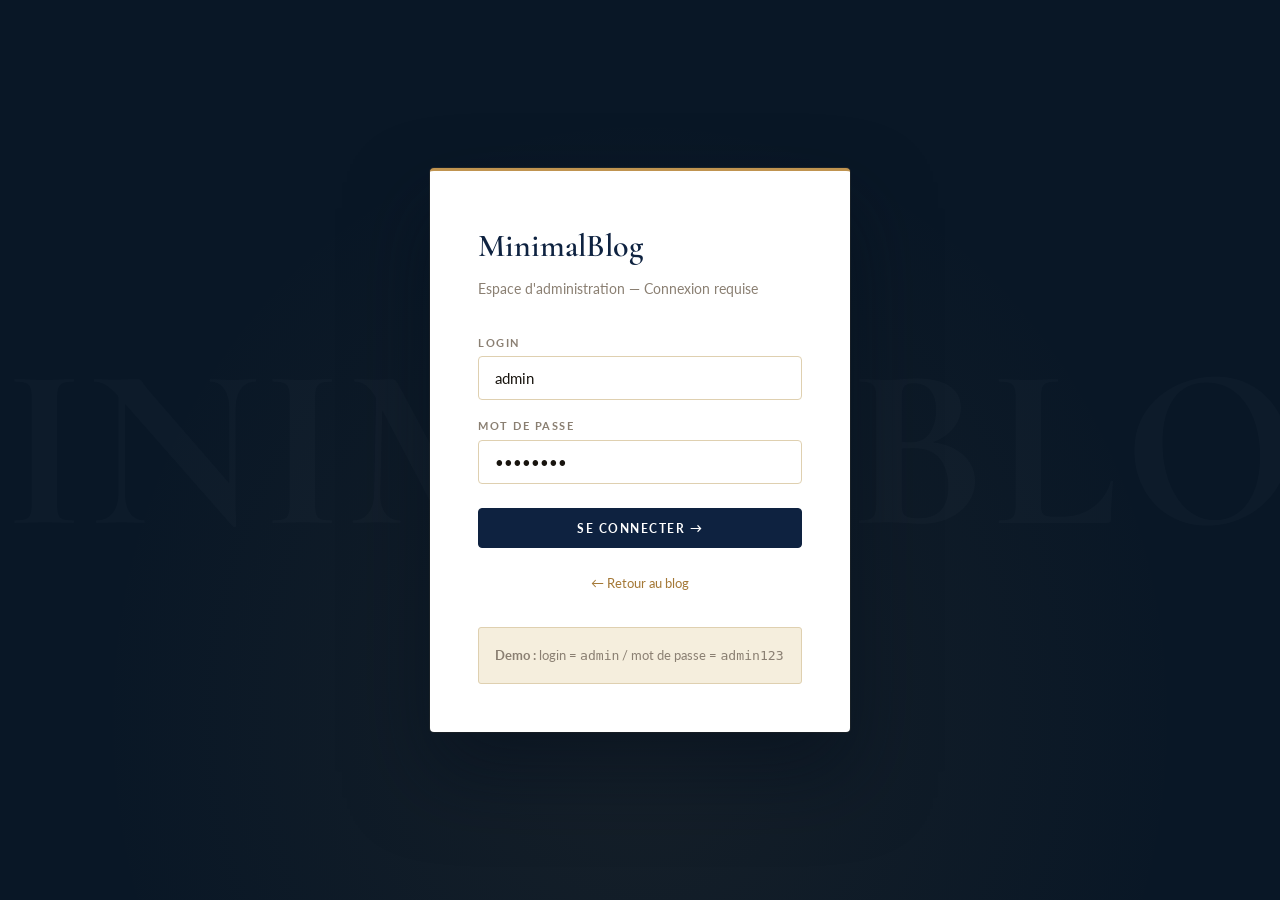
<file: admin/commentaires.html>
<!DOCTYPE html>
<html lang="fr">
<head>
  <meta charset="UTF-8">
  <meta name="viewport" content="width=device-width, initial-scale=1.0">
  <title>Admin — Commentaires</title>
  <link rel="stylesheet" href="../css/style.css">
</head>
<body>

<div class="admin-layout">
  <aside class="sidebar">
    <div class="sidebar-logo">Minimal<span>Blog</span></div>
    <ul class="sidebar-nav">
      <li><a href="dashboard.html"><span class="icon">📊</span> Tableau de bord</a></li>
      <li><a href="articles.html"><span class="icon">📝</span> Articles</a></li>
      <li><a href="commentaires.html" class="active"><span class="icon">💬</span> Commentaires</a></li>
      <li><a href="../index.html" target="_blank"><span class="icon">🌐</span> Voir le blog</a></li>
      <li><a href="#" onclick="seDeconnecter()"><span class="icon">🚪</span> Déconnexion</a></li>
    </ul>
  </aside>

  <div class="admin-main">
    <div class="admin-topbar">
      <h2>Modération des Commentaires</h2>
      <div id="badgePending" style="background:#dc3545;color:white;padding:0.3rem 0.9rem;border-radius:20px;font-size:0.85rem;font-weight:600"></div>
    </div>

    <div class="admin-content">

      <!-- Onglets -->
      <div style="display:flex;gap:0;margin-bottom:1.5rem;border:1px solid var(--beige-200);border-radius:3px;overflow:hidden;width:fit-content">
        <button id="tabPending" onclick="filtrer('pending')"
          style="padding:.6rem 1.4rem;border:none;background:var(--navy-800);color:var(--cream);cursor:pointer;font-family:'Lato',sans-serif;font-size:.75rem;font-weight:700;letter-spacing:1px;text-transform:uppercase">
          En attente
        </button>
        <button id="tabApproved" onclick="filtrer('approved')"
          style="padding:.6rem 1.4rem;border:none;background:var(--white);color:var(--ink-600);cursor:pointer;font-family:'Lato',sans-serif;font-size:.75rem;font-weight:700;letter-spacing:1px;text-transform:uppercase">
          Approuvés
        </button>
        <button id="tabAll" onclick="filtrer('all')"
          style="padding:.6rem 1.4rem;border:none;background:var(--white);color:var(--ink-600);cursor:pointer;font-family:'Lato',sans-serif;font-size:.75rem;font-weight:700;letter-spacing:1px;text-transform:uppercase">
          Tous
        </button>
      </div>

      <table class="data-table">
        <thead>
          <tr>
            <th>#</th>
            <th>Article</th>
            <th>Pseudo</th>
            <th>Email</th>
            <th>Commentaire</th>
            <th>Date</th>
            <th>Statut</th>
            <th>Actions</th>
          </tr>
        </thead>
        <tbody id="coms-tbody"></tbody>
      </table>
    </div>
  </div>
</div>

<script src="../js/db.js"></script>
<script>
  DB.init();
  if (!DB.isLoggedIn()) window.location.href = 'login.html';
  function seDeconnecter() { DB.logout(); window.location.href = 'login.html'; }

  let filtreActif = 'pending';

  function filtrer(f) {
    filtreActif = f;
    // Style des onglets
    ['tabPending', 'tabApproved', 'tabAll'].forEach(id => {
      document.getElementById(id).style.background = 'var(--white)';
      document.getElementById(id).style.color = 'var(--ink-600)';
      document.getElementById(id).style.fontWeight = '400';
    });
    const active = f === 'pending' ? 'tabPending' : f === 'approved' ? 'tabApproved' : 'tabAll';
    document.getElementById(active).style.background = 'var(--navy-800)';
    document.getElementById(active).style.color = 'var(--cream)';
    document.getElementById(active).style.fontWeight = '600';
    chargerCommentaires();
  }

  function chargerCommentaires() {
    let coms;
    if (filtreActif === 'pending') coms = DB.getCommentaires(null, false);
    else if (filtreActif === 'approved') coms = DB.getCommentaires(null, true);
    else coms = DB.getCommentaires();

    // Badge
    const pending = DB.getCommentaires(null, false).length;
    document.getElementById('badgePending').textContent =
      pending > 0 ? `${pending} en attente` : 'Aucun en attente';
    document.getElementById('badgePending').style.background = pending > 0 ? '#dc3545' : '#28a745';

    const tbody = document.getElementById('coms-tbody');
    if (coms.length === 0) {
      tbody.innerHTML = '<tr><td colspan="8" class="empty-state">Aucun commentaire trouvé.</td></tr>';
      return;
    }

    tbody.innerHTML = coms.map(c => {
      const art = DB.getArticleById(c.article_id);
      return `
        <tr>
          <td><strong>${c.id}</strong></td>
          <td style="max-width:150px;font-size:0.85rem">
            ${art ? `<a href="../article.html?id=${art.id}" target="_blank" style="color:var(--gold-600)">${escapeHtml(art.titre.substring(0, 40))}...</a>` : '—'}
          </td>
          <td><strong>${escapeHtml(c.pseudo)}</strong></td>
          <td style="font-size:0.82rem;color:var(--ink-400)">${escapeHtml(c.email || '—')}</td>
          <td style="max-width:200px;font-size:0.88rem">
            ${escapeHtml(c.contenu.substring(0, 80))}${c.contenu.length > 80 ? '...' : ''}
          </td>
          <td style="font-size:0.82rem">${formatDateShort(c.date_commentaire)}</td>
          <td>
            <span class="status-badge ${c.approuve ? 'status-approved' : 'status-pending'}">
              ${c.approuve ? '✅ Approuvé' : '⏳ En attente'}
            </span>
          </td>
          <td>
            <div class="actions">
              ${!c.approuve ? `<button class="btn btn-success btn-sm" onclick="approuver(${c.id})">✓ Approuver</button>` : ''}
              <button class="btn btn-danger btn-sm" onclick="supprimer(${c.id})">🗑 Supprimer</button>
            </div>
          </td>
        </tr>
      `;
    }).join('');
  }

  filtrer('pending'); // Par défaut

  function approuver(id) {
    DB.approuverCommentaire(id);
    showNotification('✅ Commentaire approuvé !');
    chargerCommentaires();
  }

  function supprimer(id) {
    if (!confirm('Supprimer définitivement ce commentaire ?')) return;
    DB.supprimerCommentaire(id);
    showNotification('Commentaire supprimé.', 'error');
    chargerCommentaires();
  }
</script>
</body>
</html>
</file>
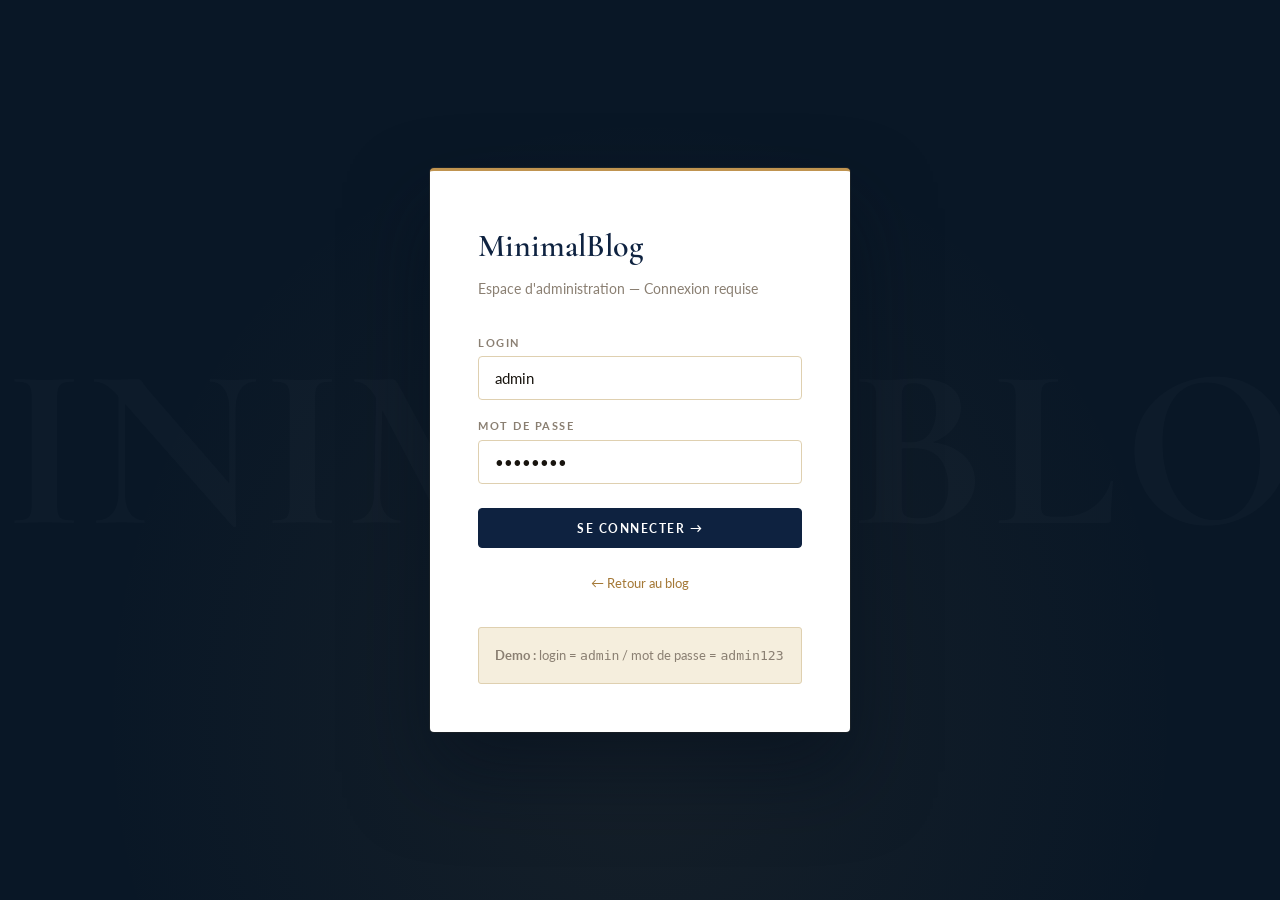
<file: admin/dashboard.html>
<!DOCTYPE html>
<html lang="fr">
<head>
  <meta charset="UTF-8">
  <meta name="viewport" content="width=device-width, initial-scale=1.0">
  <title>Admin — Tableau de bord</title>
  <link rel="stylesheet" href="../css/style.css">
</head>
<body>

<div class="admin-layout">
  <!-- SIDEBAR -->
  <aside class="sidebar">
    <div class="sidebar-logo">Minimal<span>Blog</span></div>
    <ul class="sidebar-nav">
      <li><a href="dashboard.html" class="active"><span class="icon">📊</span> Tableau de bord</a></li>
      <li><a href="articles.html"><span class="icon">📝</span> Articles</a></li>
      <li><a href="commentaires.html"><span class="icon">💬</span> Commentaires</a></li>
      <li><a href="../index.html" target="_blank"><span class="icon">🌐</span> Voir le blog</a></li>
      <li style="margin-top:auto"><a href="#" onclick="seDeconnecter()"><span class="icon">🚪</span> Déconnexion</a></li>
    </ul>
  </aside>

  <!-- CONTENU PRINCIPAL -->
  <div class="admin-main">
    <div class="admin-topbar">
      <h2>Tableau de bord</h2>
      <span style="color:var(--ink-400);font-size:.88rem;font-family:'Lato',sans-serif">Bienvenue, Admin</span>
    </div>

    <div class="admin-content">
      <!-- Statistiques -->
      <div class="stats-grid" id="statsGrid"></div>

      <!-- Articles récents -->
      <div style="display:grid;grid-template-columns:1fr 1fr;gap:2rem">
        <div>
          <div style="display:flex;justify-content:space-between;align-items:center;margin-bottom:1rem">
            <h3 style="font-family:'Cormorant Garamond',serif">Articles récents</h3>
            <a href="articles.html" style="color:var(--gold-600);font-size:0.88rem">Voir tout →</a>
          </div>
          <div id="recentArticles"></div>
        </div>

        <div>
          <div style="display:flex;justify-content:space-between;align-items:center;margin-bottom:1rem">
            <h3 style="font-family:'Cormorant Garamond',serif">Commentaires en attente</h3>
            <a href="commentaires.html" style="color:var(--gold-600);font-size:0.88rem">Modérer →</a>
          </div>
          <div id="pendingComments"></div>
        </div>
      </div>
    </div>
  </div>
</div>

<script src="../js/db.js"></script>
<script>
  DB.init();

  // Vérifier connexion
  if (!DB.isLoggedIn()) window.location.href = 'login.html';

  function seDeconnecter() {
    DB.logout();
    window.location.href = 'login.html';
  }

  // ---- Stats ----
  const articles = DB.getArticles();
  const publies = DB.getArticles('publie');
  const brouillons = DB.getArticles('brouillon');
  const soumis = DB.getArticles('soumis');
  const allComs = DB.getCommentaires();
  const comsPending = DB.getCommentaires(null, false);
  const cats = DB.getCategories();

  document.getElementById('statsGrid').innerHTML = `
    <div class="stat-card">
      <div class="stat-number">${articles.length}</div>
      <div class="stat-label">Total articles</div>
    </div>
    <div class="stat-card" style="border-color:#28a745">
      <div class="stat-number">${publies.length}</div>
      <div class="stat-label">Articles publiés</div>
    </div>
    <div class="stat-card" style="border-color:#e67e22">
      <div class="stat-number">${soumis.length}</div>
      <div class="stat-label">⏳ À valider</div>
      ${soumis.length > 0 ? `<a href="articles.html?statut=soumis" style="font-size:.7rem;color:#e67e22;display:block;margin-top:.3rem">Examiner →</a>` : ''}
    </div>
    <div class="stat-card" style="border-color:#ffc107">
      <div class="stat-number">${brouillons.length}</div>
      <div class="stat-label">Brouillons</div>
    </div>
    <div class="stat-card" style="border-color:#17a2b8">
      <div class="stat-number">${allComs.length}</div>
      <div class="stat-label">Total commentaires</div>
    </div>
    <div class="stat-card" style="border-color:#dc3545">
      <div class="stat-number">${comsPending.length}</div>
      <div class="stat-label">En attente modération</div>
    </div>
  `;

  // ---- Articles récents ----
  const recentArts = articles.slice(0, 4);
  document.getElementById('recentArticles').innerHTML = recentArts.map(a => `
    <div style="background:var(--white);border:1px solid var(--beige-100);padding:.9rem 1.1rem;border-radius:3px;margin-bottom:.6rem;box-shadow:0 1px 4px rgba(9,23,40,.05);display:flex;justify-content:space-between;align-items:center">
      <div>
        <div style="font-size:.88rem;font-weight:700;color:var(--navy-800);font-family:'Lato',sans-serif">${escapeHtml(a.titre.substring(0, 45))}${a.titre.length > 45 ? '…' : ''}</div>
        <div style="font-size:.75rem;color:var(--ink-400);font-family:'Lato',sans-serif">${formatDateShort(a.date_publication)}</div>
      </div>
      <span class="status-badge status-${a.statut}">${a.statut === 'publie' ? 'Publié' : a.statut === 'soumis' ? '⏳ En attente' : 'Brouillon'}</span>
    </div>
  `).join('') || '<div class="empty-state">Aucun article.</div>';

  // ---- Commentaires en attente ----
  document.getElementById('pendingComments').innerHTML = comsPending.slice(0, 4).map(c => `
    <div style="background:var(--white);border:1px solid var(--beige-100);border-left:2px solid var(--gold-500);padding:.9rem 1.1rem;border-radius:3px;margin-bottom:.6rem;box-shadow:0 1px 4px rgba(9,23,40,.05)">
      <div style="display:flex;justify-content:space-between;margin-bottom:0.3rem">
        <span style="font-weight:600;font-size:0.88rem">👤 ${escapeHtml(c.pseudo)}</span>
        <span style="font-size:0.75rem;color:var(--ink-400)">${formatDateShort(c.date_commentaire)}</span>
      </div>
      <div style="font-size:0.85rem;color:#444">${escapeHtml(c.contenu.substring(0, 80))}...</div>
      <div style="margin-top:0.5rem;display:flex;gap:0.5rem">
        <button class="btn btn-success btn-sm" onclick="approuver(${c.id})">✓ Approuver</button>
        <button class="btn btn-danger btn-sm" onclick="supprimer(${c.id})">✗ Supprimer</button>
      </div>
    </div>
  `).join('') || '<div class="empty-state">Aucun commentaire en attente. 🎉</div>';

  function approuver(id) {
    DB.approuverCommentaire(id);
    showNotification('Commentaire approuvé !');
    location.reload();
  }

  function supprimer(id) {
    if (confirm('Supprimer ce commentaire ?')) {
      DB.supprimerCommentaire(id);
      showNotification('Commentaire supprimé.', 'error');
      location.reload();
    }
  }
</script>
</body>
</html>
</file>
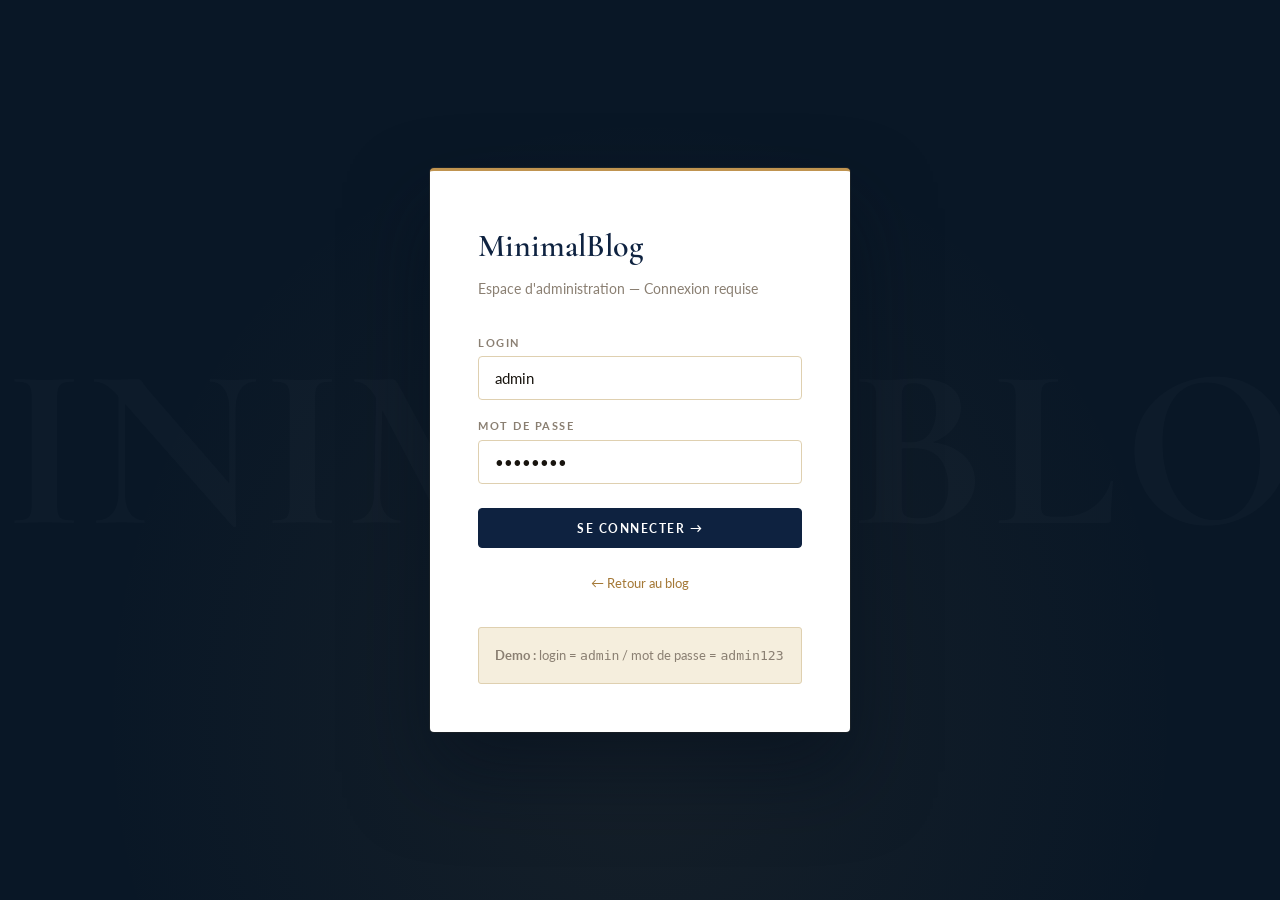
<file: admin/login.html>
<!DOCTYPE html>
<html lang="fr">
<head>
  <meta charset="UTF-8">
  <meta name="viewport" content="width=device-width, initial-scale=1.0">
  <title>MinimalBlog — Connexion Admin</title>
  <link rel="stylesheet" href="../css/style.css">
</head>
<body>

<div class="login-page">
  <div class="login-box">
    <h2>MinimalBlog</h2>
    <p>Espace d'administration — Connexion requise</p>

    <div id="errorMsg" class="error-msg">❌ Identifiants incorrects.</div>

    <div class="form-group">
      <label>Login</label>
      <input type="text" id="login" placeholder="admin" value="admin" autocomplete="username">
    </div>
    <div class="form-group">
      <label>Mot de passe</label>
      <input type="password" id="password" placeholder="••••••••" value="admin123" autocomplete="current-password">
    </div>
    <button class="btn btn-primary" style="width:100%;margin-top:0.5rem" onclick="seConnecter()">
      Se connecter →
    </button>

    <p style="margin-top:1.5rem;font-size:.82rem;color:var(--ink-400);text-align:center">
      <a href="../index.html" style="color:var(--gold-600)">← Retour au blog</a>
    </p>

    <div style="margin-top:1.5rem;padding:1rem;background:var(--beige-50);border:1px solid var(--beige-200);border-radius:3px;font-size:.82rem;color:var(--ink-400)">
      <strong>Demo :</strong> login = <code>admin</code> / mot de passe = <code>admin123</code>
    </div>
  </div>
</div>

<script src="../js/db.js"></script>
<script>
  DB.init();

  // Si déjà connecté, rediriger
  if (DB.isLoggedIn()) {
    window.location.href = 'dashboard.html';
  }

  function seConnecter() {
    const login = document.getElementById('login').value.trim();
    const password = document.getElementById('password').value;

    if (DB.login(login, password)) {
      window.location.href = 'dashboard.html';
    } else {
      document.getElementById('errorMsg').style.display = 'block';
    }
  }

  // Appuyer Entrée
  document.getElementById('password').addEventListener('keyup', function(e) {
    if (e.key === 'Enter') seConnecter();
  });
</script>
</body>
</html>
</file>
<file: css/style.css>
/* ================================================================
   MINIMALBLOG — OLD MONEY EDITORIAL THEME
   Navy Deep · Beige Chaud · Or · Crème
   Polices : Cormorant Garamond · Lato
   ================================================================ */

@import url('https://fonts.googleapis.com/css2?family=Cormorant+Garamond:ital,wght@0,300;0,400;0,500;0,600;0,700;1,300;1,400;1,500;1,600;1,700&family=Lato:ital,wght@0,300;0,400;0,700;1,300;1,400&family=EB+Garamond:ital,wght@0,400;1,400&display=swap');

/* ----------------------------------------------------------------
   DESIGN TOKENS
   ---------------------------------------------------------------- */
:root {
  /* Palette navy */
  --navy-950:  #040e1c;
  --navy-900:  #091726;
  --navy-800:  #0e2240;
  --navy-700:  #152e55;
  --navy-600:  #1e3f6e;
  --navy-500:  #2a5285;
  --navy-300:  #5b82b0;

  /* Palette beige / crème */
  --cream:     #faf7f0;
  --beige-50:  #f5eedd;
  --beige-100: #ede2c8;
  --beige-200: #dfd0b0;
  --beige-300: #c8b68a;
  --beige-400: #b09870;

  /* Palette or */
  --gold-200:  #f0dda8;
  --gold-300:  #e0c48a;
  --gold-400:  #cfaa6e;
  --gold-500:  #c09450;
  --gold-600:  #a47836;
  --gold-700:  #7e5820;

  /* Texte */
  --ink:       #18140e;
  --ink-600:   #504840;
  --ink-400:   #8a7f72;
  --ink-200:   #bdb4a8;

  /* Surfaces */
  --white:     #ffffff;
  --surface:   #ffffff;

  /* Sémantique */
  --bg:        var(--cream);
  --primary:   var(--navy-800);
  --accent:    var(--gold-500);

  /* Effets */
  --shadow-sm:   0 1px 3px rgba(9,23,40,.06), 0 1px 2px rgba(9,23,40,.04);
  --shadow-md:   0 4px 20px rgba(9,23,40,.10);
  --shadow-lg:   0 12px 40px rgba(9,23,40,.14);
  --shadow-gold: 0 0 0 1px rgba(192,148,80,.25), 0 12px 40px rgba(9,23,40,.12);

  --radius:    4px;
  --transition: 260ms cubic-bezier(.4,0,.2,1);
}

/* ----------------------------------------------------------------
   RESET & BASE
   ---------------------------------------------------------------- */
*, *::before, *::after { margin:0; padding:0; box-sizing:border-box; }

::-webkit-scrollbar            { width:6px; }
::-webkit-scrollbar-track      { background:var(--beige-50); }
::-webkit-scrollbar-thumb      { background:var(--beige-300); border-radius:3px; }
::-webkit-scrollbar-thumb:hover{ background:var(--gold-500); }

html { scroll-behavior:smooth; font-size:16px; }

body {
  font-family:'Lato', sans-serif;
  background:var(--bg);
  color:var(--ink);
  line-height:1.7;
  overflow-x:hidden;
}

a { text-decoration:none; color:inherit; }

img { max-width:100%; display:block; }

/* ----------------------------------------------------------------
   SCROLL PROGRESS BAR
   ---------------------------------------------------------------- */
#scrollProgress {
  position:fixed; top:0; left:0; height:2px; z-index:9999;
  background:linear-gradient(90deg, var(--gold-600), var(--gold-400), var(--gold-300));
  width:0; transition:width .08s linear;
  box-shadow:0 0 8px rgba(192,148,80,.55);
}

/* ----------------------------------------------------------------
   HEADER — masthead magazine
   ---------------------------------------------------------------- */
header {
  background:var(--white);
  border-bottom:1px solid var(--beige-100);
  padding:0 3rem;
  height:70px;
  position:sticky; top:0; z-index:800;
  display:grid;
  grid-template-columns:1fr auto 1fr;
  align-items:center;
  box-shadow:var(--shadow-sm);
}

/* nav gauche */
header .nav-left {
  display:flex; gap:2rem; align-items:center;
}

/* logo centré */
.logo {
  font-family:'Cormorant Garamond', serif;
  font-size:1.65rem; font-weight:600;
  color:var(--navy-800);
  letter-spacing:3px;
  text-transform:uppercase;
  text-align:center;
  transition:color var(--transition);
}
.logo:hover { color:var(--gold-600); }
.logo span  { color:var(--gold-500); }

/* nav droite */
header .nav-right {
  display:flex; gap:2rem; align-items:center; justify-content:flex-end;
}

nav a, .nav-left a, .nav-right a {
  font-family:'Lato', sans-serif;
  font-size:.78rem; font-weight:700;
  letter-spacing:1.8px;
  text-transform:uppercase;
  color:var(--ink-600);
  position:relative;
  transition:color var(--transition);
  padding-bottom:2px;
}
nav a::after, .nav-left a::after, .nav-right a::after {
  content:''; position:absolute; bottom:-1px; left:0;
  width:0; height:1px;
  background:var(--gold-500);
  transition:width .3s ease;
}
nav a:hover, .nav-left a:hover, .nav-right a:hover { color:var(--navy-800); }
nav a:hover::after, .nav-left a:hover::after, .nav-right a:hover::after { width:100%; }

.btn-admin {
  font-size:.72rem !important; letter-spacing:1.5px !important;
  background:var(--navy-800) !important;
  color:var(--white) !important;
  padding:.42rem 1.1rem !important;
  border-radius:2px !important;
  font-weight:700 !important;
  transition:background var(--transition) !important;
}
.btn-admin::after { display:none !important; }
.btn-admin:hover { background:var(--navy-600) !important; color:var(--white) !important; }

/* ----------------------------------------------------------------
   HERO — pleine hauteur, édito magazine
   ---------------------------------------------------------------- */
.hero {
  min-height:100vh;
  background:var(--navy-900);
  display:flex; flex-direction:column; align-items:center; justify-content:center;
  text-align:center;
  padding:6rem 2rem 4rem;
  position:relative; overflow:hidden;
}

/* Grain subtil */
.hero::before {
  content:''; position:absolute; inset:0; z-index:0; pointer-events:none;
  background-image:url("data:image/svg+xml,%3Csvg viewBox='0 0 200 200' xmlns='http://www.w3.org/2000/svg'%3E%3Cfilter id='n'%3E%3CfeTurbulence type='fractalNoise' baseFrequency='0.9' numOctaves='4' stitchTiles='stitch'/%3E%3C/filter%3E%3Crect width='100%25' height='100%25' filter='url(%23n)' opacity='0.04'/%3E%3C/svg%3E");
  background-size:200px 200px;
  opacity:.35;
}

/* Lueur dorée basse */
.hero::after {
  content:''; position:absolute; bottom:-80px; left:50%; transform:translateX(-50%);
  width:700px; height:300px;
  background:radial-gradient(ellipse at center, rgba(192,148,80,.12) 0%, transparent 70%);
  pointer-events:none;
}

.hero-bg-layer {
  position:absolute; inset:0; z-index:0; will-change:transform;
  background:
    radial-gradient(ellipse 60% 50% at 20% 30%, rgba(201,169,110,.07) 0%, transparent 60%),
    radial-gradient(ellipse 50% 60% at 80% 70%, rgba(30,63,110,.35) 0%, transparent 60%);
}

.hero-content { position:relative; z-index:1; max-width:800px; }

.hero-eyebrow {
  font-family:'Lato', sans-serif;
  font-size:.7rem; font-weight:700;
  letter-spacing:5px;
  text-transform:uppercase;
  color:var(--gold-400);
  margin-bottom:2rem;
  animation:fadeDown .9s ease .1s both;
}

.hero-rule-top {
  display:flex; align-items:center; gap:1rem;
  margin-bottom:2.5rem;
  animation:fadeDown .9s ease .15s both;
}
.hero-rule-top span:first-child,
.hero-rule-top span:last-child {
  flex:1; height:1px;
  background:linear-gradient(90deg, transparent, var(--gold-500), transparent);
}
.hero-rule-top .ornament {
  font-family:'Cormorant Garamond', serif;
  font-size:1rem; color:var(--gold-500);
  line-height:1;
}

.hero-title {
  font-family:'Cormorant Garamond', serif;
  font-size:clamp(3.8rem, 9vw, 8rem);
  font-weight:300;
  line-height:1.0;
  color:var(--cream);
  letter-spacing:-1px;
  margin-bottom:1.2rem;
  animation:heroReveal 1.2s cubic-bezier(.22,1,.36,1) .2s both;
}
.hero-title em {
  font-style:italic;
  color:var(--gold-300);
  font-weight:400;
}

.hero-subtitle-rule {
  display:flex; align-items:center; gap:1.2rem;
  margin:1.8rem auto;
  max-width:480px;
}
.hero-subtitle-rule span:first-child,
.hero-subtitle-rule span:last-child { flex:1; height:1px; background:rgba(192,148,80,.3); }
.hero-subtitle-rule .dot { width:4px; height:4px; background:var(--gold-500); border-radius:50%; flex-shrink:0; }

.hero-tagline {
  font-family:'Lato', sans-serif;
  font-size:.78rem; font-weight:300;
  letter-spacing:4px; text-transform:uppercase;
  color:rgba(245,238,221,.5);
  margin-bottom:3rem;
  animation:fadeUp .9s ease .6s both;
}

/* SEARCH in hero */
.search-bar {
  display:flex; max-width:500px; margin:0 auto;
  border:1px solid rgba(192,148,80,.35);
  border-radius:2px; overflow:hidden;
  background:rgba(255,255,255,.04);
  backdrop-filter:blur(8px);
  transition:border-color .3s, box-shadow .3s;
  animation:fadeUp .9s ease .75s both;
  position:relative; z-index:1;
}
.search-bar:focus-within {
  border-color:var(--gold-400);
  box-shadow:0 0 0 3px rgba(192,148,80,.12);
}
.search-bar input {
  flex:1; padding:.9rem 1.4rem; border:none;
  background:transparent; color:var(--cream);
  font-family:'Lato', sans-serif; font-size:.9rem; font-weight:300;
  outline:none; letter-spacing:.5px;
}
.search-bar input::placeholder { color:rgba(245,238,221,.35); }
.search-bar button {
  background:var(--gold-600); color:var(--white);
  border:none; padding:0 1.6rem;
  cursor:pointer; font-family:'Lato', sans-serif;
  font-size:.72rem; font-weight:700; letter-spacing:2px; text-transform:uppercase;
  transition:background var(--transition);
}
.search-bar button:hover { background:var(--gold-500); }

/* Scroll hint */
.hero-scroll {
  position:absolute; bottom:2.5rem; left:50%; transform:translateX(-50%);
  display:flex; flex-direction:column; align-items:center; gap:.7rem;
  color:rgba(245,238,221,.35);
  font-size:.62rem; letter-spacing:3px; text-transform:uppercase;
  animation:fadeIn 1s ease 1.5s both;
}
.hero-scroll-line {
  width:1px; height:40px;
  background:linear-gradient(to bottom, rgba(192,148,80,.5), transparent);
  animation:scrollPulse 2s ease-in-out 2s infinite;
}
@keyframes scrollPulse {
  0%,100% { transform:scaleY(1); opacity:.5; }
  50%      { transform:scaleY(1.3); opacity:1; }
}

/* ----------------------------------------------------------------
   LAYOUT CONTAINER
   ---------------------------------------------------------------- */
.container {
  max-width:1180px; margin:0 auto; padding:0 2.5rem;
}

/* ----------------------------------------------------------------
   SECTION LABEL — ornement type magazine
   ---------------------------------------------------------------- */
.section-label {
  display:flex; align-items:center; gap:1.2rem;
  margin-bottom:2.5rem;
}
.section-label span {
  font-family:'Lato', sans-serif;
  font-size:.7rem; font-weight:700;
  letter-spacing:3.5px; text-transform:uppercase;
  color:var(--ink-400); white-space:nowrap;
}
.section-label::before, .section-label::after {
  content:''; flex:1; height:1px; background:var(--beige-200);
}
.section-label::before { max-width:2rem; }

/* ----------------------------------------------------------------
   CATEGORIES FILTER
   ---------------------------------------------------------------- */
.categories-strip {
  background:var(--white);
  border-bottom:1px solid var(--beige-100);
  position:sticky; top:70px; z-index:700;
  box-shadow:0 1px 0 var(--beige-50);
}

.categories-filter {
  max-width:1180px; margin:0 auto; padding:0 2.5rem;
  display:flex; gap:0; align-items:stretch; overflow-x:auto;
  scrollbar-width:none;
}
.categories-filter::-webkit-scrollbar { display:none; }

.cat-btn {
  flex-shrink:0;
  padding:.8rem 1.5rem;
  border:none; border-bottom:2px solid transparent;
  background:transparent;
  font-family:'Lato', sans-serif;
  font-size:.72rem; font-weight:700;
  letter-spacing:1.8px; text-transform:uppercase;
  color:var(--ink-400);
  cursor:pointer;
  transition:all .25s;
  position:relative;
}
.cat-btn::after {
  content:''; position:absolute; bottom:-1px; left:50%; right:50%;
  height:2px; background:var(--gold-500);
  transition:all .3s cubic-bezier(.22,1,.36,1);
}
.cat-btn:hover { color:var(--ink); }
.cat-btn:hover::after { left:1rem; right:1rem; }
.cat-btn.active { color:var(--navy-800); }
.cat-btn.active::after { left:1rem; right:1rem; }

/* ----------------------------------------------------------------
   ARTICLES SECTION
   ---------------------------------------------------------------- */
.articles-section { padding:5rem 0 4rem; }

.articles-grid {
  display:grid;
  grid-template-columns:repeat(3, 1fr);
  gap:2.5rem;
}

/* ----------------------------------------------------------------
   CARD — édito élégant avec reveal 3D au scroll
   ---------------------------------------------------------------- */
.card {
  background:var(--white);
  border:1px solid var(--beige-100);
  border-radius:var(--radius);
  overflow:hidden;
  cursor:pointer;
  position:relative;
  box-shadow:var(--shadow-sm);

  /* Reveal animation state */
  opacity:0;
  transform:translateY(50px);
  transition:
    opacity   .85s cubic-bezier(.22,1,.36,1),
    transform .85s cubic-bezier(.22,1,.36,1),
    box-shadow .3s ease,
    border-color .3s ease;
}
.card.card-visible {
  opacity:1;
  transform:translateY(0);
}
.card:not(.card-visible) { pointer-events:none; }

/* Ligne dorée gauche au survol */
.card::before {
  content:''; position:absolute; left:0; top:0; bottom:0;
  width:2px;
  background:var(--gold-500);
  transform:scaleY(0); transform-origin:bottom;
  transition:transform .35s cubic-bezier(.22,1,.36,1);
}
.card:hover::before { transform:scaleY(1); }
.card:hover {
  border-color:var(--beige-200);
  box-shadow:var(--shadow-gold);
}

/* Image */
.card-img {
  width:100%; height:220px;
  background:linear-gradient(160deg, var(--beige-50) 0%, var(--beige-100) 100%);
  display:flex; align-items:center; justify-content:center;
  font-size:3.5rem; overflow:hidden; position:relative;
}
.card-img::after {
  content:''; position:absolute; bottom:0; left:0; right:0;
  height:60px;
  background:linear-gradient(to top, var(--white) 0%, transparent 100%);
}
.card-img img {
  width:100%; height:100%; object-fit:cover;
  transition:transform .6s cubic-bezier(.22,1,.36,1);
}
.card:hover .card-img img { transform:scale(1.05); }

/* Body */
.card-body { padding:1.6rem 1.6rem 1rem; }

.card-meta { display:flex; align-items:center; gap:.8rem; margin-bottom:.9rem; }

.badge {
  font-family:'Lato', sans-serif;
  font-size:.62rem; font-weight:700; letter-spacing:1.8px; text-transform:uppercase;
  color:var(--gold-600);
  padding:.22rem .7rem;
  border:1px solid var(--gold-400);
  border-radius:1px;
  background:transparent;
  transition:all .25s;
}
.card:hover .badge {
  background:var(--gold-600); color:var(--white); border-color:var(--gold-600);
}

.card-date {
  font-size:.75rem; color:var(--ink-400); letter-spacing:.3px;
  font-family:'Lato', sans-serif;
}

.card h2 {
  font-family:'Cormorant Garamond', serif;
  font-size:1.45rem; font-weight:600; line-height:1.3;
  color:var(--navy-800); margin-bottom:.7rem;
  transition:color var(--transition);
}
.card:hover h2 { color:var(--navy-600); }

.card p {
  font-size:.88rem; color:var(--ink-600); line-height:1.7;
  font-family:'Lato', sans-serif; font-weight:300;
  display:-webkit-box; -webkit-line-clamp:3; line-clamp:3;
  -webkit-box-orient:vertical; overflow:hidden;
}

/* Footer */
.card-footer {
  padding:.9rem 1.6rem;
  border-top:1px solid var(--beige-50);
  display:flex; justify-content:space-between; align-items:center;
  font-size:.75rem; color:var(--ink-400);
}

.read-more {
  font-family:'Lato', sans-serif;
  font-size:.72rem; font-weight:700;
  letter-spacing:1.5px; text-transform:uppercase;
  color:var(--gold-600);
  display:inline-flex; align-items:center; gap:.4rem;
  transition:gap .25s, color .25s;
}
.card:hover .read-more { gap:.7rem; color:var(--gold-500); }

/* ----------------------------------------------------------------
   FEATURED CARD (premier article, large)
   ---------------------------------------------------------------- */
.articles-grid .card:first-child {
  grid-column:span 2;
}
.articles-grid .card:first-child .card-img  { height:300px; }
.articles-grid .card:first-child .card h2   { font-size:2rem; }

/* ----------------------------------------------------------------
   PAGINATION
   ---------------------------------------------------------------- */
.pagination {
  display:flex; justify-content:center; gap:.4rem;
  padding:3rem 0 5rem;
}
.page-btn {
  width:40px; height:40px;
  border:1px solid var(--beige-200);
  background:var(--white);
  border-radius:var(--radius);
  cursor:pointer;
  font-family:'Lato', sans-serif; font-size:.82rem; font-weight:700;
  color:var(--ink-600);
  letter-spacing:.5px;
  transition:all .25s;
}
.page-btn:hover { border-color:var(--gold-500); color:var(--navy-800); }
.page-btn.active {
  background:var(--navy-800); color:var(--white);
  border-color:var(--navy-800);
}

/* ----------------------------------------------------------------
   ARTICLE DETAIL
   ---------------------------------------------------------------- */
.article-hero {
  background:var(--navy-900);
  padding:6rem 2rem 5rem;
  text-align:center;
  position:relative; overflow:hidden;
}
.article-hero::before {
  content:''; position:absolute; inset:0;
  background:radial-gradient(ellipse at center, rgba(192,148,80,.06) 0%, transparent 70%);
  pointer-events:none;
}

.article-detail {
  max-width:780px; margin:0 auto; padding:0 2rem;
}

.article-header { margin:3.5rem 0 3rem; }

.article-eyebrow {
  font-family:'Lato', sans-serif; font-size:.68rem; font-weight:700;
  letter-spacing:3px; text-transform:uppercase; color:var(--gold-500);
  margin-bottom:1rem;
}

.article-header h1 {
  font-family:'Cormorant Garamond', serif;
  font-size:clamp(2.2rem,5vw,3.4rem);
  font-weight:400; line-height:1.2;
  color:var(--navy-800); margin-bottom:1.5rem;
}

.article-info {
  display:flex; gap:1.5rem; flex-wrap:wrap;
  font-size:.78rem; color:var(--ink-400);
  padding:1rem 0; border-top:1px solid var(--beige-100);
  border-bottom:1px solid var(--beige-100);
  font-family:'Lato', sans-serif; letter-spacing:.3px;
}
.article-info span { display:flex; align-items:center; gap:.4rem; }

.article-img {
  width:100%; height:440px;
  background:linear-gradient(160deg, var(--beige-50), var(--beige-100));
  border-radius:var(--radius);
  display:flex; align-items:center; justify-content:center; font-size:5rem;
  margin:2.5rem 0; overflow:hidden;
  box-shadow:var(--shadow-md);
}
.article-img img { width:100%; height:100%; object-fit:cover; }

.article-content {
  font-family:'EB Garamond', 'Lato', serif;
  font-size:1.15rem; line-height:1.9;
  color:var(--ink-600); margin-bottom:3rem;
}
.article-content p { margin-bottom:1.4rem; }

/* ----------------------------------------------------------------
   COMMENTAIRES
   ---------------------------------------------------------------- */
.comments-section {
  border-top:1px solid var(--beige-100);
  padding-top:3rem; margin-bottom:5rem;
}
.comments-section h3 {
  font-family:'Cormorant Garamond', serif;
  font-size:2rem; font-weight:400;
  color:var(--navy-800); margin-bottom:2rem;
}

.comment-form {
  background:var(--beige-50);
  border:1px solid var(--beige-100);
  padding:2rem; border-radius:var(--radius);
  margin-bottom:2.5rem;
}
.comment-form h4 {
  font-family:'Cormorant Garamond', serif;
  font-size:1.2rem; color:var(--navy-800); margin-bottom:1.2rem;
}

.form-row { display:grid; grid-template-columns:1fr 1fr; gap:1rem; margin-bottom:1rem; }
.form-group { display:flex; flex-direction:column; gap:.3rem; margin-bottom:1rem; }

.form-group label {
  font-size:.7rem; font-weight:700; letter-spacing:1.5px;
  text-transform:uppercase; color:var(--ink-400);
}

.form-group input,
.form-group textarea,
.form-group select {
  padding:.75rem 1rem;
  border:1px solid var(--beige-200); border-radius:var(--radius);
  font-family:'Lato', sans-serif; font-size:.92rem;
  outline:none; background:var(--white); color:var(--ink);
  transition:border-color .25s, box-shadow .25s;
}
.form-group input:focus,
.form-group textarea:focus,
.form-group select:focus {
  border-color:var(--gold-500);
  box-shadow:0 0 0 3px rgba(192,148,80,.1);
}
.form-group input::placeholder,
.form-group textarea::placeholder { color:var(--ink-200); }
.form-group textarea { resize:vertical; min-height:110px; }
.form-group select option { background:var(--white); color:var(--ink); }

/* ----------------------------------------------------------------
   BUTTONS
   ---------------------------------------------------------------- */
.btn {
  padding:.72rem 1.8rem;
  border:none; border-radius:var(--radius);
  cursor:pointer;
  font-family:'Lato', sans-serif; font-size:.78rem; font-weight:700;
  letter-spacing:1.5px; text-transform:uppercase;
  transition:all .25s; position:relative; overflow:hidden;
}

.btn-primary {
  background:var(--navy-800); color:var(--white);
  border:1px solid var(--navy-800);
}
.btn-primary:hover { background:var(--navy-700); }

.btn-accent {
  background:var(--gold-600); color:var(--white);
  border:1px solid var(--gold-600);
}
.btn-accent:hover { background:var(--gold-500); border-color:var(--gold-500); }

.btn-danger {
  background:#c0392b; color:var(--white); border:1px solid #c0392b;
}
.btn-danger:hover { background:#a93226; }

.btn-success {
  background:#27ae60; color:var(--white); border:1px solid #27ae60;
}
.btn-success:hover { background:#219a52; }

.btn-secondary {
  background:transparent; color:var(--ink-600);
  border:1px solid var(--beige-200);
}
.btn-secondary:hover { border-color:var(--beige-300); background:var(--beige-50); }

.btn-sm { padding:.4rem 1rem; font-size:.7rem; }

/* ----------------------------------------------------------------
   COMMENT ITEM
   ---------------------------------------------------------------- */
.comment-item {
  background:var(--white); border:1px solid var(--beige-100);
  border-left:2px solid var(--gold-500);
  border-radius:var(--radius); padding:1.2rem 1.5rem; margin-bottom:.9rem;
  transition:all var(--transition);
}
.comment-item:hover { border-left-width:3px; }
.comment-author { font-weight:700; font-size:.88rem; color:var(--navy-800); }
.comment-date   { font-size:.75rem; color:var(--ink-400); margin-left:.8rem; }
.comment-text   { margin-top:.5rem; font-size:.92rem; color:var(--ink-600); line-height:1.65; }

/* ----------------------------------------------------------------
   MESSAGES succès / erreur
   ---------------------------------------------------------------- */
.error-msg {
  background:#fdf2f2; color:#9b2335; border:1px solid #f5c5c8;
  padding:.75rem 1rem; border-radius:var(--radius);
  font-size:.88rem; margin-bottom:.9rem; display:none;
}
.success-msg {
  background:#f0faf4; color:#1e6b3c; border:1px solid #b8e6cd;
  padding:.75rem 1rem; border-radius:var(--radius);
  font-size:.88rem; margin-bottom:.9rem; display:none;
}

/* ----------------------------------------------------------------
   ADMIN LAYOUT — navy élégant
   ---------------------------------------------------------------- */
.admin-layout { display:flex; min-height:100vh; background:var(--beige-50); }

.sidebar {
  width:240px; flex-shrink:0;
  background:var(--navy-900); color:var(--cream);
  padding:0 0 2rem; border-right:none;
  position:relative;
}
.sidebar::after {
  content:''; position:absolute; top:0; right:0; bottom:0; width:1px;
  background:linear-gradient(to bottom, transparent, rgba(192,148,80,.2), transparent);
}

.sidebar-logo {
  display:block; padding:1.8rem 1.5rem;
  font-family:'Cormorant Garamond', serif;
  font-size:1.5rem; font-weight:600; letter-spacing:2px;
  text-transform:uppercase; color:var(--cream);
  border-bottom:1px solid rgba(192,148,80,.15);
  margin-bottom:.5rem;
}
.sidebar-logo span { color:var(--gold-400); }

.sidebar-nav { list-style:none; }
.sidebar-nav li a {
  display:flex; align-items:center; gap:.8rem;
  padding:.85rem 1.5rem; color:rgba(245,238,221,.55);
  font-size:.75rem; font-weight:700; letter-spacing:1.5px; text-transform:uppercase;
  transition:all .25s; border-left:2px solid transparent;
}
.sidebar-nav li a:hover,
.sidebar-nav li a.active {
  color:var(--cream); border-left-color:var(--gold-500);
  background:rgba(192,148,80,.07);
}
.sidebar-nav li a .icon { font-size:.95rem; width:18px; text-align:center; }

.admin-main { flex:1; overflow-y:auto; }

.admin-topbar {
  background:var(--white); border-bottom:1px solid var(--beige-100);
  padding:1.1rem 2rem;
  display:flex; align-items:center; justify-content:space-between;
  position:sticky; top:0; z-index:100; box-shadow:var(--shadow-sm);
}
.admin-topbar h2 {
  font-family:'Cormorant Garamond', serif;
  font-size:1.6rem; font-weight:400; color:var(--navy-800);
}

.admin-content { padding:2rem; }

/* ----------------------------------------------------------------
   STATS CARDS
   ---------------------------------------------------------------- */
.stats-grid {
  display:grid; grid-template-columns:repeat(auto-fill, minmax(185px,1fr));
  gap:1rem; margin-bottom:2.5rem;
}
.stat-card {
  background:var(--white); border:1px solid var(--beige-100);
  border-radius:var(--radius); padding:1.5rem;
  border-top:2px solid var(--gold-500);
  transition:all var(--transition);
}
.stat-card:hover {
  box-shadow:var(--shadow-md); transform:translateY(-2px);
  border-top-color:var(--navy-700);
}
.stat-card .stat-number {
  font-family:'Cormorant Garamond', serif; font-size:2.6rem; font-weight:600;
  color:var(--navy-800); line-height:1;
}
.stat-card .stat-label {
  font-size:.68rem; font-weight:700; letter-spacing:1.5px;
  text-transform:uppercase; color:var(--ink-400); margin-top:.3rem;
}

/* ----------------------------------------------------------------
   DATA TABLE
   ---------------------------------------------------------------- */
.data-table {
  width:100%; border-collapse:collapse;
  background:var(--white);
  border:1px solid var(--beige-100); border-radius:var(--radius);
  overflow:hidden; box-shadow:var(--shadow-sm);
}
.data-table th {
  background:var(--navy-900); color:var(--cream);
  padding:.85rem 1.2rem; text-align:left;
  font-family:'Lato', sans-serif; font-size:.68rem; font-weight:700;
  letter-spacing:1.8px; text-transform:uppercase;
  border-bottom:2px solid var(--gold-600);
}
.data-table td {
  padding:.9rem 1.2rem; border-bottom:1px solid var(--beige-50);
  font-size:.88rem; color:var(--ink-600); transition:background .15s;
}
.data-table tr:last-child td { border-bottom:none; }
.data-table tr:hover td { background:var(--beige-50); }

.status-badge {
  padding:.22rem .7rem; border-radius:1px;
  font-size:.65rem; font-weight:700; letter-spacing:1px; text-transform:uppercase;
}
.status-publie, .status-approved {
  background:#e8f5ed; color:#1e6b3c; border:1px solid #b8e6cd;
}
.status-brouillon, .status-pending {
  background:#fef8ec; color:#7a5a10; border:1px solid #f0d88a;
}
.status-soumis {
  background:#fef3e2; color:#a04500; border:1px solid #f5c98a;
}

.actions { display:flex; gap:.4rem; }

/* ----------------------------------------------------------------
   MODAL
   ---------------------------------------------------------------- */
.modal-overlay {
  position:fixed; inset:0; z-index:2000;
  background:rgba(9,23,40,.65);
  backdrop-filter:blur(4px);
  display:flex; align-items:center; justify-content:center;
  opacity:0; pointer-events:none; transition:opacity .3s;
}
.modal-overlay.open { opacity:1; pointer-events:all; }

.modal {
  background:var(--white); border-radius:var(--radius);
  padding:2.5rem; width:92%; max-width:640px;
  max-height:90vh; overflow-y:auto;
  box-shadow:0 40px 80px rgba(9,23,40,.3), 0 0 0 1px rgba(192,148,80,.15);
  transform:translateY(24px) scale(.98);
  transition:all .35s cubic-bezier(.22,1,.36,1);
  border-top:3px solid var(--gold-500);
}
.modal-overlay.open .modal { transform:translateY(0) scale(1); }

.modal-header {
  display:flex; align-items:center; justify-content:space-between;
  margin-bottom:1.8rem; padding-bottom:1.2rem;
  border-bottom:1px solid var(--beige-100);
}
.modal-header h3 {
  font-family:'Cormorant Garamond', serif;
  font-size:1.6rem; font-weight:400; color:var(--navy-800);
}
.btn-close {
  background:none; border:1px solid var(--beige-200); border-radius:var(--radius);
  width:30px; height:30px; cursor:pointer; color:var(--ink-400); font-size:1rem;
  display:flex; align-items:center; justify-content:center; transition:all .2s;
}
.btn-close:hover { background:var(--beige-50); color:var(--ink); }

/* ----------------------------------------------------------------
   LOGIN PAGE
   ---------------------------------------------------------------- */
.login-page {
  min-height:100vh;
  background:var(--navy-900);
  display:flex; align-items:center; justify-content:center;
  position:relative; overflow:hidden;
}
.login-page::before {
  content:''; position:absolute; inset:0;
  background:radial-gradient(ellipse at 50% 80%, rgba(192,148,80,.07) 0%, transparent 60%);
}
.login-page::after {
  content:'MINIMALBLOG'; position:absolute; top:50%; left:50%;
  transform:translate(-50%,-50%);
  font-family:'Cormorant Garamond', serif; font-size:18vw; font-weight:700;
  color:rgba(255,255,255,.02); white-space:nowrap; pointer-events:none;
  letter-spacing:5px;
}

.login-box {
  background:var(--white); border-top:3px solid var(--gold-500);
  padding:3rem; border-radius:var(--radius); width:420px;
  box-shadow:0 40px 80px rgba(4,14,28,.5), 0 0 0 1px rgba(192,148,80,.1);
  position:relative; z-index:1;
  animation:loginSlide .65s cubic-bezier(.22,1,.36,1);
}
@keyframes loginSlide {
  from { opacity:0; transform:translateY(30px) scale(.97); }
  to   { opacity:1; transform:translateY(0) scale(1); }
}
.login-box h2 {
  font-family:'Cormorant Garamond', serif; font-size:2rem; font-weight:600;
  color:var(--navy-800); margin-bottom:.2rem;
}
.login-box p { color:var(--ink-400); font-size:.88rem; margin-bottom:2rem; }

/* ----------------------------------------------------------------
   FOOTER
   ---------------------------------------------------------------- */
footer {
  background:var(--navy-900);
  color:rgba(245,238,221,.45);
  text-align:center; padding:2.5rem 2rem;
  font-size:.78rem; letter-spacing:1px;
  border-top:2px solid var(--gold-700);
  position:relative;
}
footer::before {
  content:''; position:absolute; top:-1px; left:50%; transform:translateX(-50%);
  width:80px; height:2px; background:var(--gold-500);
}
footer strong { color:var(--cream); }

/* ----------------------------------------------------------------
   EMPTY STATE
   ---------------------------------------------------------------- */
.empty-state {
  text-align:center; color:var(--ink-400);
  padding:4rem 2rem; grid-column:1/-1;
  font-size:.95rem;
}

/* ----------------------------------------------------------------
   PAGE TITLE (admin)
   ---------------------------------------------------------------- */
.page-title {
  font-family:'Cormorant Garamond', serif;
  font-size:2.2rem; font-weight:400;
  color:var(--navy-800); margin:2rem 0 .4rem;
}
.page-subtitle { color:var(--ink-400); margin-bottom:2rem; font-size:.9rem; }

/* ----------------------------------------------------------------
   UTILITIES
   ---------------------------------------------------------------- */
.flex       { display:flex; }
.gap-1      { gap:.5rem; }
.mt-1       { margin-top:1rem; }
.mb-2       { margin-bottom:2rem; }
.text-right { text-align:right; }

/* ----------------------------------------------------------------
   ANIMATIONS
   ---------------------------------------------------------------- */
@keyframes heroReveal {
  from { opacity:0; transform:translateY(40px); letter-spacing:8px; }
  to   { opacity:1; transform:translateY(0);    letter-spacing:-1px; }
}
@keyframes fadeUp   {
  from { opacity:0; transform:translateY(20px); }
  to   { opacity:1; transform:translateY(0); }
}
@keyframes fadeDown {
  from { opacity:0; transform:translateY(-15px); }
  to   { opacity:1; transform:translateY(0); }
}
@keyframes fadeIn   { from { opacity:0; } to { opacity:1; } }

/* Section animate-on-scroll */
.reveal {
  opacity:0; transform:translateY(30px);
  transition:opacity .8s ease, transform .8s cubic-bezier(.22,1,.36,1);
}
.reveal.revealed { opacity:1; transform:translateY(0); }

/* ----------------------------------------------------------------
   RESPONSIVE
   ---------------------------------------------------------------- */
@media (max-width:900px) {
  .articles-grid { grid-template-columns:1fr 1fr; }
  .articles-grid .card:first-child { grid-column:span 2; }
  header { padding:0 1.5rem; }
}
@media (max-width:640px) {
  header { grid-template-columns:1fr auto; }
  header .nav-left { display:none; }
  .hero-title { font-size:3.2rem; }
  .hero       { padding:5rem 1.5rem 4rem; }
  .articles-grid { grid-template-columns:1fr; }
  .articles-grid .card:first-child { grid-column:span 1; }
  .form-row   { grid-template-columns:1fr; }
  .article-header h1 { font-size:2rem; }
  .sidebar    { display:none; }
  .stats-grid { grid-template-columns:1fr 1fr; }
  .container  { padding:0 1.2rem; }
  .categories-filter { padding:0 1.2rem; }
}

/* ----------------------------------------------------------------
   LECTURE TIME BADGE (index cards)
   ---------------------------------------------------------------- */
.card-read-time {
  display:inline-flex; align-items:center; gap:.3rem;
  font-size:.68rem; color:var(--ink-400); letter-spacing:.3px;
  font-family:'Lato', sans-serif;
}

/* ----------------------------------------------------------------
   FEATURED CARD first-child — responsive fix
   ---------------------------------------------------------------- */
@media (max-width:640px) {
  .articles-grid .card:first-child .card-img { height:220px; }
  .articles-grid .card:first-child .card h2  { font-size:1.45rem; }
}
</file>
